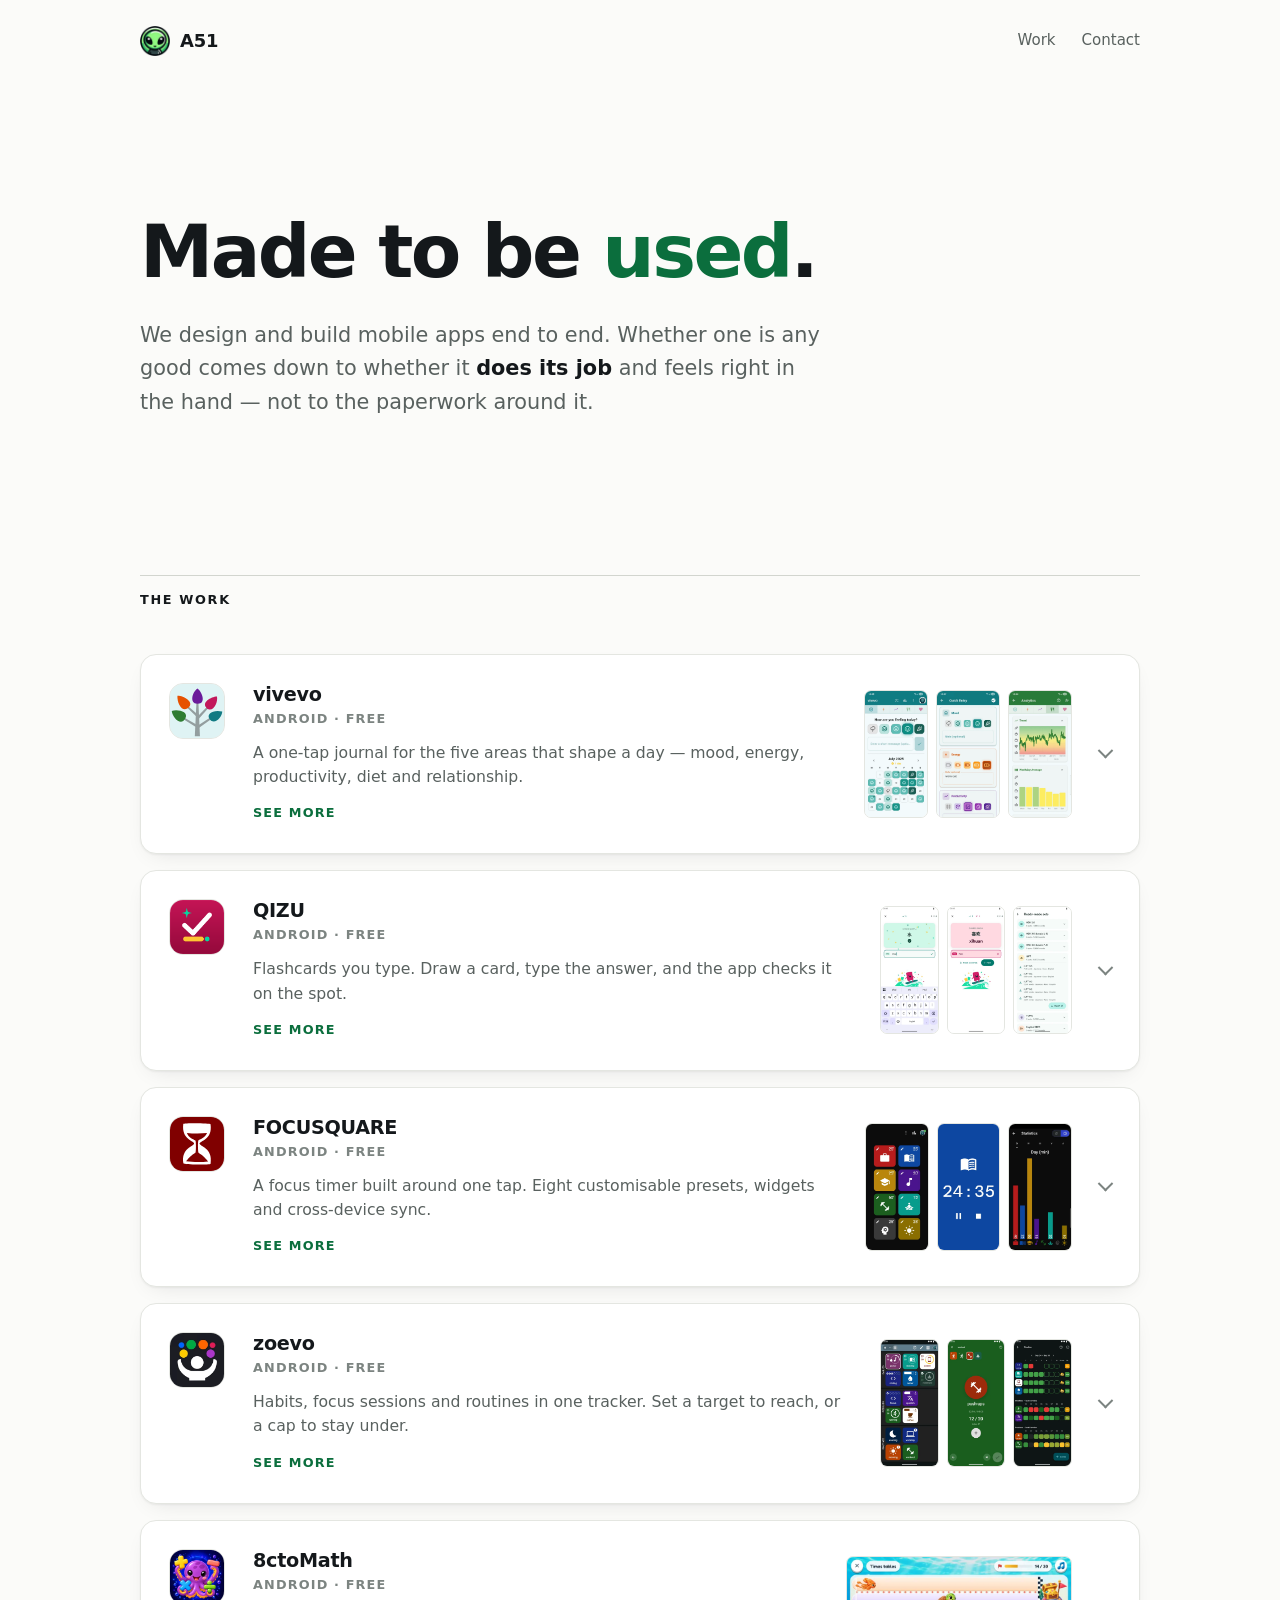
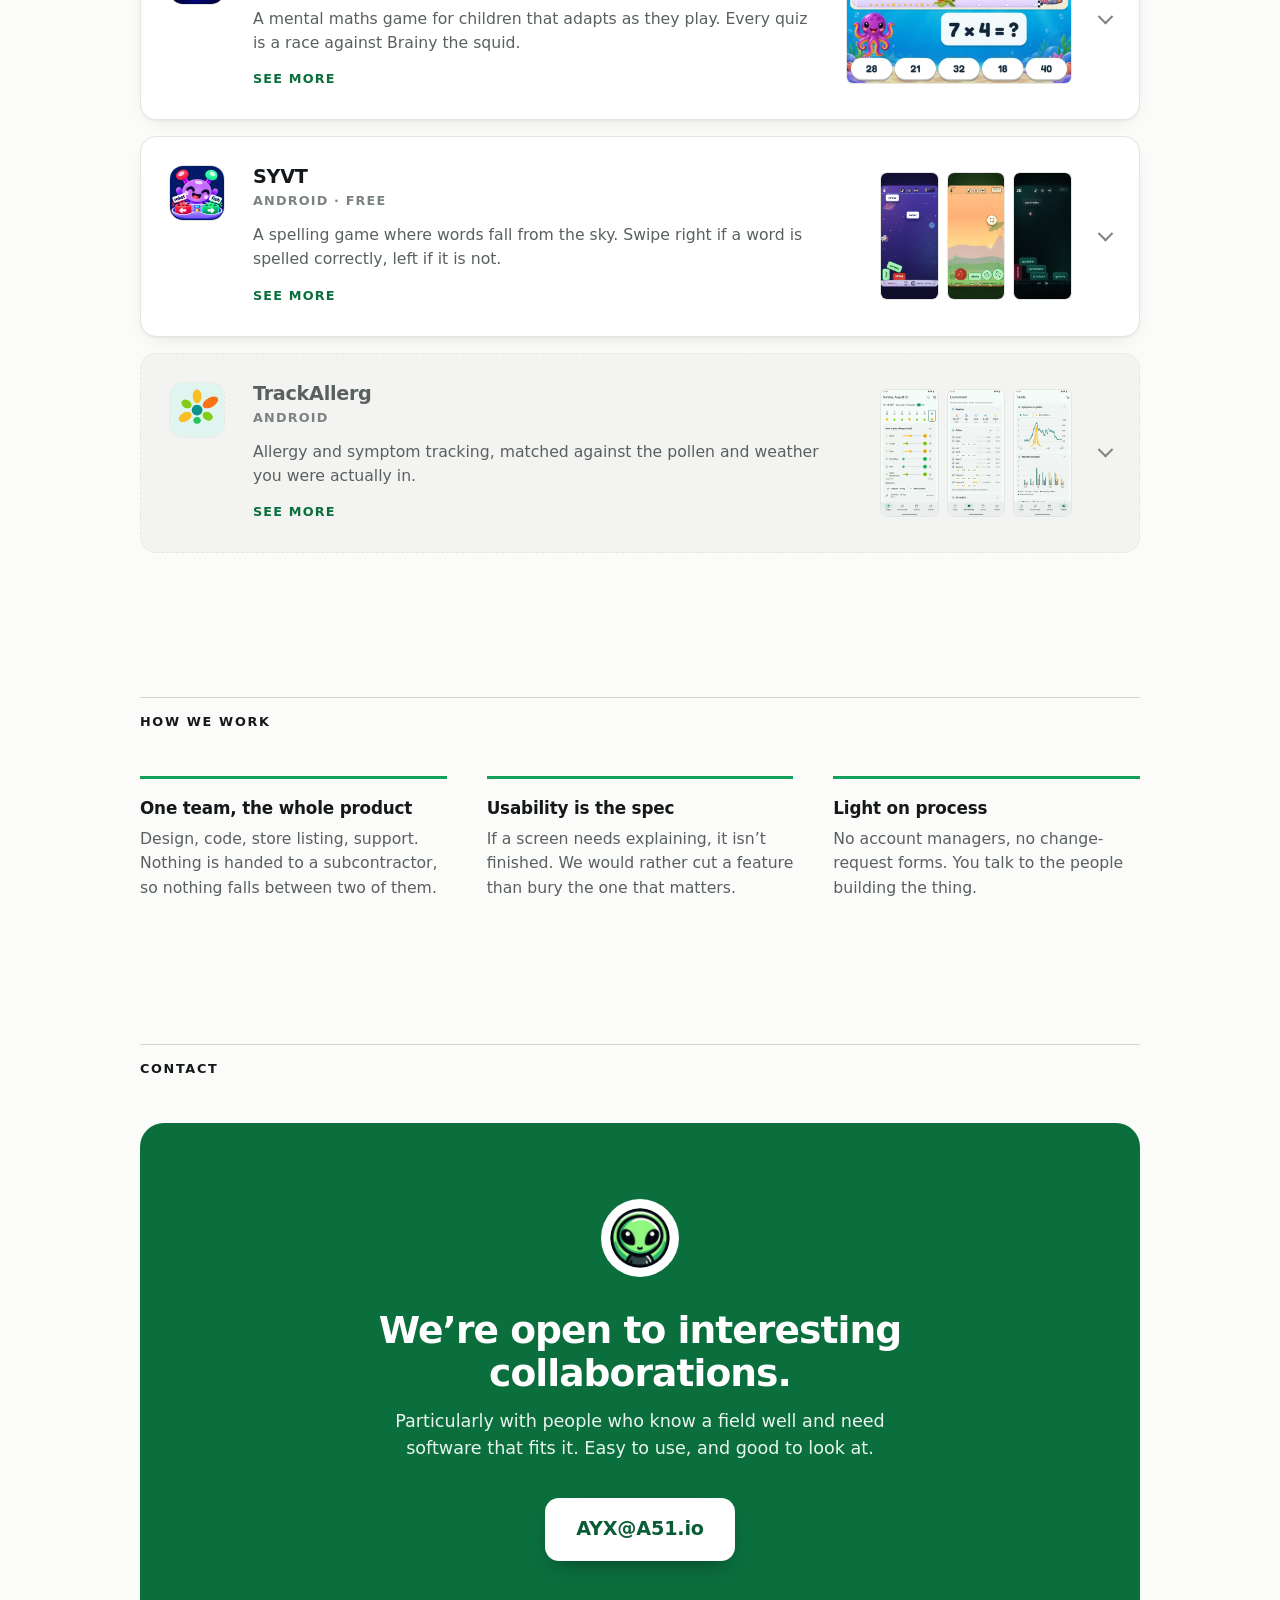
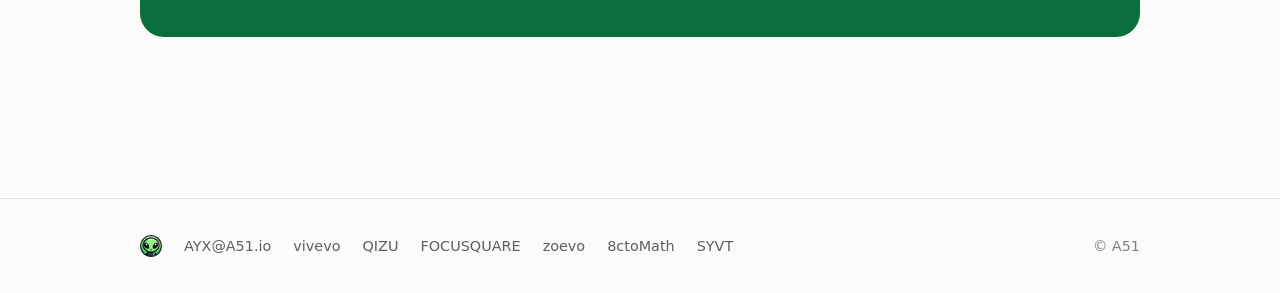
<file: index.html>
<!DOCTYPE html>
<html lang="en">
<head>
<meta charset="utf-8">
<meta name="viewport" content="width=device-width, initial-scale=1">
<title>A51 — mobile apps, made to be used</title>
<meta name="description" content="We design and build mobile apps end to end. vivevo, QIZU, FOCUSQUARE, zoevo, 8ctoMath and SYVT are on Google Play. Open to interesting collaborations.">
<meta name="theme-color" content="#FBFBF9">
<meta property="og:title" content="A51 — mobile apps, made to be used">
<meta property="og:description" content="We design and build mobile apps end to end. vivevo, QIZU, FOCUSQUARE, zoevo, 8ctoMath and SYVT are on Google Play.">
<meta property="og:type" content="website">
<meta property="og:url" content="https://a51.io/">
<meta property="og:image" content="https://a51.io/img/og.png">
<meta property="og:image:width" content="1200">
<meta property="og:image:height" content="630">
<meta name="twitter:card" content="summary_large_image">
<link rel="canonical" href="https://a51.io/">
<link rel="icon" href="img/a51.png" type="image/png">
<style>
:root{
  color-scheme:light;
  --paper:#FBFBF9;
  --surface:#FFFFFF;
  --sunken:#F3F4F1;
  --ink:#14181B;
  --body:#59615F;
  --faint:#7C8481;
  --line:#E4E6E1;
  --line-2:#D2D5CF;
  --green:#12A05B;
  --green-ink:#0B6E3D;
  --green-deep:#0A5C34;
  --on-green:#CFE8DA;
  --shadow:0 1px 2px rgba(20,24,27,.05), 0 8px 24px -12px rgba(20,24,27,.14);
  --shadow-lift:0 2px 4px rgba(20,24,27,.06), 0 18px 40px -16px rgba(20,24,27,.22);
  --r:16px;
}

*{margin:0;padding:0;box-sizing:border-box}
html{scroll-behavior:smooth;-webkit-text-size-adjust:100%}
@media (prefers-reduced-motion:reduce){html{scroll-behavior:auto}}
body{
  background:var(--paper);
  color:var(--ink);
  font-family:-apple-system,BlinkMacSystemFont,"Segoe UI",system-ui,Roboto,"Helvetica Neue",Arial,sans-serif;
  line-height:1.55;
  -webkit-font-smoothing:antialiased;
}
img,svg{display:block;max-width:100%}
a{color:inherit;text-decoration:none}
:focus-visible{outline:2px solid var(--green);outline-offset:3px;border-radius:6px}

.wrap{width:100%;max-width:1080px;margin-inline:auto;padding-inline:clamp(20px,5vw,40px)}
.skip{position:absolute;left:-9999px}
.skip:focus{left:16px;top:16px;z-index:10;background:var(--surface);border:1px solid var(--line-2);padding:.7em 1em;border-radius:10px}

/* ---------- header ---------- */
.top{display:flex;align-items:center;gap:10px;padding-block:clamp(18px,3vw,26px)}
.top .mark{width:30px;height:30px;flex:none}
.top .word{font-weight:700;font-size:1.12rem;letter-spacing:-.01em}
.top nav{margin-left:auto;display:flex;align-items:center;gap:clamp(14px,3vw,26px)}
.top nav a{color:var(--body);font-size:.94rem;font-weight:500}
.top nav a:hover{color:var(--ink)}

/* ---------- hero ---------- */
.hero{padding-block:clamp(56px,11vw,132px) clamp(40px,7vw,84px)}
.hero h1{
  font-size:clamp(2.6rem,8.5vw,4.6rem);
  line-height:1.02;
  letter-spacing:-.035em;
  font-weight:700;
  max-width:16ch;
}
/* <em> carries the emphasis semantically; the green accent shows it, so the
   italic is not needed on top. */
.hero h1 em{font-style:normal;color:var(--green-ink)}
.hero .lede{
  margin-top:clamp(20px,3vw,30px);
  font-size:clamp(1.05rem,2.1vw,1.3rem);
  color:var(--body);
  max-width:52ch;
  line-height:1.6;
}
.hero .lede b{color:var(--ink);font-weight:600}

/* ---------- section furniture ---------- */
section{padding-block:clamp(40px,6vw,72px)}
.kick{
  border-top:1px solid var(--line-2);
  padding-top:14px;margin-bottom:clamp(26px,4vw,44px);
}
.kick h2{
  font-size:.8rem;font-weight:600;letter-spacing:.13em;text-transform:uppercase;
  color:var(--ink);
}

/* ---------- work ---------- */
/* One row per app: expanding a card only pushes what is below it down,
   it never reflows its neighbours sideways. */
.work{list-style:none;display:flex;flex-direction:column;gap:clamp(12px,1.6vw,16px)}
.card{
  background:var(--surface);
  border:1px solid var(--line);
  border-radius:var(--r);
  box-shadow:var(--shadow);
  overflow:hidden;
}
@media (prefers-reduced-motion:no-preference){
  .card{transition:box-shadow .18s ease, border-color .18s ease}
}
.card:hover{box-shadow:var(--shadow-lift);border-color:var(--line-2)}

.card > summary{
  list-style:none;cursor:pointer;display:block;
  padding:clamp(20px,2.6vw,28px);
}
.card > summary::-webkit-details-marker{display:none}
.card .row{
  display:grid;
  gap:0 clamp(16px,2.4vw,28px);
  grid-template-columns:auto minmax(0,1fr) auto auto;
  grid-template-areas:
    "icon name preview chev"
    "icon text preview chev";
  align-items:start;
}
.card .icon{grid-area:icon;width:56px;height:56px;border-radius:14px;overflow:hidden;border:1px solid var(--line);background:var(--sunken)}
.card .icon img{width:100%;height:100%;object-fit:cover}
.card .name{grid-area:name}
.card .text{grid-area:text;margin-top:12px}
.card h3{font-size:1.2rem;font-weight:700;letter-spacing:-.015em;line-height:1.2}
.card .meta{color:var(--faint);font-size:.8rem;font-weight:600;letter-spacing:.09em;text-transform:uppercase;margin-top:.25em;display:block}
.card .tag{color:var(--body);font-size:.98rem;max-width:62ch}

/* Collapsed rows carry a small filmstrip so the list still reads visually.
   It gives way to the full-size shots once the card is open. */
.preview{grid-area:preview;align-self:center;display:flex;gap:8px}
.preview img{height:128px;width:auto;border-radius:7px;border:1px solid var(--line);background:var(--sunken)}
.card[open] .preview{display:none}

/* expand affordance */
.chev{
  grid-area:chev;align-self:center;
  width:11px;height:11px;
  border-right:2px solid var(--faint);border-bottom:2px solid var(--faint);
  transform:rotate(45deg) translate(-2px,-2px);
}
@media (prefers-reduced-motion:no-preference){
  .chev{transition:transform .2s ease}
}
.card[open] .chev{transform:rotate(-135deg) translate(-2px,-2px)}
.card > summary:hover .chev{border-color:var(--green)}
.more{
  display:inline-block;margin-top:14px;
  font-size:.8rem;font-weight:600;letter-spacing:.09em;text-transform:uppercase;
  color:var(--green-ink);
}
.card[open] .more{display:none}

/* Animated expand/collapse. ::details-content is the whole panel below the
   summary; interpolate-size lets it transition to and from an auto height.
   Browsers without either simply snap open, exactly as before. */
@supports selector(::details-content) and (interpolate-size:allow-keywords){
  @media (prefers-reduced-motion:no-preference){
    :root{interpolate-size:allow-keywords}
    .card::details-content{
      overflow:hidden;
      transition:block-size .34s cubic-bezier(.22,.61,.36,1),
                 content-visibility .34s allow-discrete;
    }
    /* The zero height is scoped to the closed state on purpose: if a browser
       ever applies these rules but not the transition, an open card still
       resolves to auto rather than staying clipped shut. */
    .card:not([open])::details-content{block-size:0}
    .card[open]::details-content{block-size:auto}
  }
}

/* expanded body */
.card .body{padding:0 clamp(20px,2.6vw,28px) clamp(20px,2.6vw,28px)}
.card .body p{color:var(--body);font-size:.95rem;margin-bottom:16px;max-width:68ch}
.shots{display:grid;grid-template-columns:repeat(3,minmax(0,1fr));gap:12px;max-width:780px}
.shots img{
  width:100%;height:auto;border-radius:10px;
  border:1px solid var(--line);background:var(--sunken);
}
/* Landscape apps: a single wide shot stands in for the filmstrip, and the
   open card shows four in a 2x2 grid, about the footprint of three portrait shots. */
.shots.wide{grid-template-columns:repeat(2,minmax(0,1fr))}
.card .links{display:flex;flex-wrap:wrap;gap:8px;margin-top:18px}
.card .links a{
  font-size:.86rem;font-weight:600;color:var(--ink);
  border:1px solid var(--line-2);border-radius:9px;
  padding:.5em .85em;background:var(--paper);
}
.card .links a:hover{border-color:var(--green);color:var(--green-ink)}

.card.soon{background:var(--sunken);box-shadow:none;border-style:dashed}
.card.soon .icon{border-style:dashed}
.card.soon h3{color:var(--body)}
.pill{
  display:inline-block;font-size:.72rem;font-weight:700;letter-spacing:.1em;text-transform:uppercase;
  color:var(--faint);border:1px solid var(--line-2);border-radius:99px;padding:.35em .7em;margin-top:18px;
}

/* ---------- approach ---------- */
.approach{list-style:none;display:grid;grid-template-columns:repeat(3,minmax(0,1fr));gap:clamp(20px,3.4vw,40px)}
.approach li{border-top:3px solid var(--green);padding-top:16px}
.approach h3{font-size:1.05rem;font-weight:700;letter-spacing:-.01em}
.approach p{color:var(--body);font-size:.98rem;margin-top:.4em}

/* ---------- contact ---------- */
.contact{
  background:var(--green-ink);
  border-radius:24px;
  padding:clamp(40px,6.5vw,76px) clamp(24px,5vw,60px);
  text-align:center;
  color:#fff;
}
.contact .beacon{
  width:78px;height:78px;margin:0 auto;
  background:#fff;border-radius:50%;padding:9px;
}
.contact .big{
  margin-top:clamp(22px,3.2vw,32px);
  font-size:clamp(1.45rem,3.8vw,2.35rem);
  font-weight:700;letter-spacing:-.025em;line-height:1.15;
  max-width:20ch;margin-inline:auto;
}
.contact .sub{
  margin-top:.7em;color:#E8F5EE;
  font-size:clamp(.98rem,1.8vw,1.1rem);
  max-width:46ch;margin-inline:auto;
}
.mail{
  display:inline-block;margin-top:clamp(26px,3.6vw,36px);
  background:#fff;color:var(--green-deep);
  font-size:clamp(1rem,2.4vw,1.2rem);font-weight:700;letter-spacing:-.01em;
  padding:.85em 1.6em;border-radius:14px;
  box-shadow:0 10px 24px -12px rgba(0,0,0,.5);
  word-break:break-word;
}
@media (prefers-reduced-motion:no-preference){
  .mail{transition:transform .16s ease, background-color .16s ease}
}
.mail:hover{background:var(--paper);transform:translateY(-2px)}

/* ---------- footer ---------- */
footer{border-top:1px solid var(--line);margin-top:clamp(40px,7vw,90px)}
footer .frow{display:flex;flex-wrap:wrap;align-items:center;gap:12px 22px;padding-block:clamp(24px,4vw,36px);font-size:.9rem;color:var(--faint)}
footer .mk{width:22px;height:22px;flex:none}
footer a{color:var(--body)}
footer a:hover{color:var(--ink);text-decoration:underline}
footer .copy{margin-left:auto}

/* ---------- responsive ---------- */
@media (max-width:900px){
  /* not enough width for the filmstrip beside the text */
  .preview img{height:104px}
}
@media (max-width:760px){
  /* no room for the filmstrip — give the tagline the full card width instead */
  .preview{display:none}
  .card .row{
    grid-template-columns:auto minmax(0,1fr) auto;
    grid-template-areas:
      "icon name chev"
      "text text text";
  }
  .card .text{margin-top:16px}
}
@media (max-width:820px){
  .approach{grid-template-columns:1fr;gap:26px}
}
@media (max-width:520px){
  /* screenshots stay legible: swipe instead of shrinking to thumbnails */
  .shots{display:flex;overflow-x:auto;gap:10px;padding-bottom:6px;scroll-snap-type:x mandatory}
  /* min-width:auto would clamp each shot to its 400px intrinsic width */
  .shots img{flex:0 0 46%;min-width:0;width:auto;scroll-snap-align:start}
  .shots.wide img{flex-basis:86%}
}
@media (max-width:430px){
  .card .icon{width:48px;height:48px;border-radius:12px}
  footer .copy{margin-left:0;width:100%}
}
</style>
</head>
<body>

<a class="skip" href="#main">Skip to content</a>

<header class="wrap top">
  <img class="mark" src="img/a51.png" alt="" width="30" height="30">
  <span class="word">A51</span>
  <nav>
    <a href="#work">Work</a>
    <a href="#contact">Contact</a>
  </nav>
</header>

<main id="main">

  <section class="wrap hero" aria-label="Introduction">
    <h1>Made to be <em>used</em>.</h1>
    <p class="lede">We design and build mobile apps end to end. Whether one is any good comes down to whether it <b>does its job</b> and feels right in the hand — not to the paperwork around it.</p>
  </section>

  <section class="wrap" id="work" aria-labelledby="k-work">
    <div class="kick"><h2 id="k-work">The work</h2></div>
    <ul class="work">

      <li>
        <details class="card">
          <summary>
            <div class="row">
              <div class="icon"><img src="img/vivevo.svg" alt="vivevo app icon" width="56" height="56"></div>
              <div class="name">
                <h3>vivevo</h3>
                <span class="meta">Android &middot; Free</span>
              </div>
              <div class="text">
                <p class="tag">A one-tap journal for the five areas that shape a day &mdash; mood, energy, productivity, diet and relationship.</p>
                <span class="more">See more</span>
              </div>
              <div class="preview" aria-hidden="true">
                <img src="img/shots/vivevo-1.webp" alt="" width="400" height="813" loading="lazy">
                <img src="img/shots/vivevo-2.webp" alt="" width="400" height="813" loading="lazy">
                <img src="img/shots/vivevo-3.webp" alt="" width="400" height="813" loading="lazy">
              </div>
              <span class="chev" aria-hidden="true"></span>
            </div>
          </summary>
          <div class="body">
            <p>Five seconds of honesty, once a day. You pick the picture that matches, and the month fills in behind you &mdash; so a bad stretch shows up as a shape rather than a memory. Streaks freeze on their own when you miss a day.</p>
            <div class="shots">
              <img src="img/shots/vivevo-1.webp" alt="vivevo daily question with a row of mood faces and a filled-in month calendar" width="400" height="813" loading="lazy">
              <img src="img/shots/vivevo-2.webp" alt="vivevo quick entry: mood, energy and productivity scales with optional notes" width="400" height="813" loading="lazy">
              <img src="img/shots/vivevo-3.webp" alt="vivevo analytics: a long-run trend chart and weekday averages" width="400" height="813" loading="lazy">
            </div>
            <div class="links">
              <a href="https://vivevo.net">vivevo.net</a>
              <a href="https://play.google.com/store/apps/details?id=io.a51.vivevo">Google&nbsp;Play</a>
            </div>
          </div>
        </details>
      </li>

      <li>
        <details class="card">
          <summary>
            <div class="row">
              <div class="icon"><img src="img/qizu.png" alt="QIZU app icon" width="56" height="56"></div>
              <div class="name">
                <h3>QIZU</h3>
                <span class="meta">Android &middot; Free</span>
              </div>
              <div class="text">
                <p class="tag">Flashcards you type. Draw a card, type the answer, and the app checks it on the spot.</p>
                <span class="more">See more</span>
              </div>
              <div class="preview" aria-hidden="true">
                <img src="img/shots/qizu-1.webp" alt="" width="400" height="888" loading="lazy">
                <img src="img/shots/qizu-2.webp" alt="" width="400" height="888" loading="lazy">
                <img src="img/shots/qizu-3.webp" alt="" width="400" height="888" loading="lazy">
              </div>
              <span class="chev" aria-hidden="true"></span>
            </div>
          </summary>
          <div class="body">
            <p>Typing is what makes it stick &mdash; &ldquo;close enough&rdquo; never sneaks past. Weak cards come back on their own, with no schedules and no due-date pile-ups. HSK, JLPT, TOPIK and CEFR word lists are built in.</p>
            <div class="shots">
              <img src="img/shots/qizu-1.webp" alt="QIZU prompt showing a Chinese character with the answer being typed on the keyboard" width="400" height="888" loading="lazy">
              <img src="img/shots/qizu-2.webp" alt="QIZU marking a typed answer wrong, with the correct spelling shown" width="400" height="888" loading="lazy">
              <img src="img/shots/qizu-3.webp" alt="QIZU ready-made sets: HSK, JLPT, TOPIK and English CEFR word lists" width="400" height="888" loading="lazy">
            </div>
            <div class="links">
              <a href="https://qizu.net">qizu.net</a>
              <a href="https://play.google.com/store/apps/details?id=io.a51.qizu">Google&nbsp;Play</a>
            </div>
          </div>
        </details>
      </li>

      <li>
        <details class="card">
          <summary>
            <div class="row">
              <div class="icon"><img src="img/focusquare.svg" alt="FOCUSQUARE app icon" width="56" height="56"></div>
              <div class="name">
                <h3>FOCUSQUARE</h3>
                <span class="meta">Android &middot; Free</span>
              </div>
              <div class="text">
                <p class="tag">A focus timer built around one tap. Eight customisable presets, widgets and cross-device sync.</p>
                <span class="more">See more</span>
              </div>
              <div class="preview" aria-hidden="true">
                <img src="img/shots/focusquare-1.webp" alt="" width="400" height="818" loading="lazy">
                <img src="img/shots/focusquare-2.webp" alt="" width="400" height="818" loading="lazy">
                <img src="img/shots/focusquare-3.webp" alt="" width="400" height="818" loading="lazy">
              </div>
              <span class="chev" aria-hidden="true"></span>
            </div>
          </summary>
          <div class="body">
            <p>Tap a square and it is running &mdash; fullscreen colour, no text, nothing to read. The countdown lives in the notification shade and keeps going even if the app is killed. Statistics run from today to all-time.</p>
            <div class="shots">
              <img src="img/shots/focusquare-1.webp" alt="FOCUSQUARE home screen with eight coloured timer squares" width="400" height="818" loading="lazy">
              <img src="img/shots/focusquare-2.webp" alt="FOCUSQUARE running timer: 24:35 in white on solid blue, with pause and stop" width="400" height="818" loading="lazy">
              <img src="img/shots/focusquare-3.webp" alt="FOCUSQUARE statistics: focus minutes per day as a coloured bar chart" width="400" height="818" loading="lazy">
            </div>
            <div class="links">
              <a href="FOCUSQUARE/">A51.io/FOCUSQUARE</a>
              <a href="https://play.google.com/store/apps/details?id=io.a51.focusquare">Google&nbsp;Play</a>
            </div>
          </div>
        </details>
      </li>

      <li>
        <details class="card">
          <summary>
            <div class="row">
              <div class="icon"><img src="img/zoevo.webp" alt="zoevo app icon" width="56" height="56"></div>
              <div class="name">
                <h3>zoevo</h3>
                <span class="meta">Android &middot; Free</span>
              </div>
              <div class="text">
                <p class="tag">Habits, focus sessions and routines in one tracker. Set a target to reach, or a cap to stay under.</p>
                <span class="more">See more</span>
              </div>
              <div class="preview" aria-hidden="true">
                <img src="img/shots/zoevo-1.webp" alt="" width="400" height="889" loading="lazy">
                <img src="img/shots/zoevo-2.webp" alt="" width="400" height="889" loading="lazy">
                <img src="img/shots/zoevo-3.webp" alt="" width="400" height="889" loading="lazy">
              </div>
              <span class="chev" aria-hidden="true"></span>
            </div>
          </summary>
          <div class="body">
            <p>Tap a tally, start a stopwatch or run a focus session &mdash; it all counts towards your daily and weekly goals. Routines take you through one step at a time, and the Timeline shows streaks and success rates week by week. It works offline, with no account needed.</p>
            <div class="shots">
              <img src="img/shots/zoevo-1.webp" alt="zoevo main screen: coloured tiles for daily goals, weekly goals and routines, with rings, bars and ticks on the goals showing progress" width="400" height="889" loading="lazy">
              <img src="img/shots/zoevo-2.webp" alt="zoevo workout routine on the push-ups step: 12 of 20 counted and 2:56 of 5:00 elapsed, with all four steps along the top" width="400" height="889" loading="lazy">
              <img src="img/shots/zoevo-3.webp" alt="zoevo Timeline: a week of daily goals with streak flames and success rates, then weekly goals and routines over the last eight weeks" width="400" height="889" loading="lazy">
            </div>
            <div class="links">
              <a href="https://zoevo.io">zoevo.io</a>
              <a href="https://play.google.com/store/apps/details?id=io.a51.zoevo">Google&nbsp;Play</a>
            </div>
          </div>
        </details>
      </li>

      <li>
        <details class="card">
          <summary>
            <div class="row">
              <div class="icon"><img src="img/8ctomath.webp" alt="8ctoMath app icon" width="56" height="56"></div>
              <div class="name">
                <h3>8ctoMath</h3>
                <span class="meta">Android &middot; Free</span>
              </div>
              <div class="text">
                <p class="tag">A mental maths game for children that adapts as they play. Every quiz is a race against Brainy the squid.</p>
                <span class="more">See more</span>
              </div>
              <div class="preview" aria-hidden="true">
                <img src="img/shots/8ctomath-1.webp" alt="" width="640" height="360" loading="lazy">
              </div>
              <span class="chev" aria-hidden="true"></span>
            </div>
          </summary>
          <div class="body">
            <p>Adding, taking away, times tables, sharing and big times each keep their own level, and what a child gets wrong comes back more often. Brainy&rsquo;s pace is set by the child&rsquo;s own last few quizzes, so a quick child and a careful one both get a race they can win. No ads, and it plays offline.</p>
            <div class="shots wide">
              <img src="img/shots/8ctomath-1.webp" alt="8ctoMath quiz: 7 &times; 4 with five answers to pick from, 8cto the octopus beside it, and the child&rsquo;s turtle ahead of Brainy the squid on the track above" width="640" height="360" loading="lazy">
              <img src="img/shots/8ctomath-2.webp" alt="8ctoMath results: 30 of 30 right, eight starfish, faster than Brainy, two sticker packs to open, and higher levels in adding, times tables and big times" width="640" height="360" loading="lazy">
              <img src="img/shots/8ctomath-3.webp" alt="8ctoMath sticker book: the coral reef page with ten stickers placed among the coral towers" width="640" height="360" loading="lazy">
              <img src="img/shots/8ctomath-4.webp" alt="8ctoMath parents&rsquo; area: one child&rsquo;s level for each of the five kinds of calculation, with the past week&rsquo;s questions, mistakes and days played" width="640" height="360" loading="lazy">
            </div>
            <div class="links">
              <a href="https://8cto.net">8cto.net</a>
              <a href="https://play.google.com/store/apps/details?id=io.a51.octomath">Google&nbsp;Play</a>
            </div>
          </div>
        </details>
      </li>

      <li>
        <details class="card">
          <summary>
            <div class="row">
              <div class="icon"><img src="img/syvt.webp" alt="SYVT app icon" width="56" height="56"></div>
              <div class="name">
                <h3>SYVT</h3>
                <span class="meta">Android &middot; Free</span>
              </div>
              <div class="text">
                <p class="tag">A spelling game where words fall from the sky. Swipe right if a word is spelled correctly, left if it is not.</p>
                <span class="more">See more</span>
              </div>
              <div class="preview" aria-hidden="true">
                <img src="img/shots/syvt-1.webp" alt="" width="400" height="888" loading="lazy">
                <img src="img/shots/syvt-2.webp" alt="" width="400" height="888" loading="lazy">
                <img src="img/shots/syvt-3.webp" alt="" width="400" height="888" loading="lazy">
              </div>
              <span class="chev" aria-hidden="true"></span>
            </div>
          </summary>
          <div class="body">
            <p>A word swiped the wrong way drops onto a pile at the bottom &mdash; green if it was right all along, red if it was not &mdash; and the round ends when the pile reaches the top. Now and then a calculation falls instead. English, German and French each have 3,000 words over ten levels, with six worlds for children and two quiet ones for grown-ups.</p>
            <div class="shots">
              <img src="img/shots/syvt-1.webp" alt="SYVT round in the Space world at level 1: &ldquo;water&rdquo; and the misspelled &ldquo;cirkus&rdquo; falling towards a pile of green and red tiles" width="400" height="888" loading="lazy">
              <img src="img/shots/syvt-2.webp" alt="SYVT in the Dinosaurs world at level 2: a calculation disc reading 8 &minus; 2 = 6 falling towards a pile of green and red discs, with the word &ldquo;whole&rdquo; among them" width="400" height="888" loading="lazy">
              <img src="img/shots/syvt-3.webp" alt="SYVT on the grown-ups&rsquo; side: the Dark world at level 9, with &ldquo;perimeter&rdquo; falling and the misspelled &ldquo;insomia&rdquo; piled in red beside green tiles" width="400" height="888" loading="lazy">
            </div>
            <div class="links">
              <a href="https://syvt.me">syvt.me</a>
              <a href="https://play.google.com/store/apps/details?id=io.a51.syvt">Google&nbsp;Play</a>
            </div>
          </div>
        </details>
      </li>

      <li>
        <details class="card soon">
          <summary>
            <div class="row">
              <div class="icon"><img src="img/trackallerg.png" alt="TrackAllerg app icon" width="56" height="56"></div>
              <div class="name">
                <h3>TrackAllerg</h3>
                <span class="meta">Android</span>
              </div>
              <div class="text">
                <p class="tag">Allergy and symptom tracking, matched against the pollen and weather you were actually in.</p>
                <span class="more">See more</span>
              </div>
              <div class="preview" aria-hidden="true">
                <img src="img/shots/trackallerg-1.webp" alt="" width="400" height="888" loading="lazy">
                <img src="img/shots/trackallerg-2.webp" alt="" width="400" height="888" loading="lazy">
                <img src="img/shots/trackallerg-3.webp" alt="" width="400" height="888" loading="lazy">
              </div>
              <span class="chev" aria-hidden="true"></span>
            </div>
          </summary>
          <div class="body">
            <p>Symptoms, medicines and notes in four taps a day. Local pollen counts and weather are pulled in automatically, and the overlay shows which triggers actually track your symptoms &mdash; and which ones you only assumed did.</p>
            <div class="shots">
              <img src="img/shots/trackallerg-1.webp" alt="TrackAllerg daily log with sliders for nose, cough, eyes, breathing and skin" width="400" height="888" loading="lazy">
              <img src="img/shots/trackallerg-2.webp" alt="TrackAllerg environment view listing weather and per-species pollen counts" width="400" height="888" loading="lazy">
              <img src="img/shots/trackallerg-3.webp" alt="TrackAllerg trends overlaying a symptom curve on birch pollen levels" width="400" height="888" loading="lazy">
            </div>
            <span class="pill">In development</span>
          </div>
        </details>
      </li>

    </ul>
  </section>

  <section class="wrap" aria-labelledby="k-how">
    <div class="kick"><h2 id="k-how">How we work</h2></div>
    <ul class="approach">
      <li>
        <h3>One team, the whole product</h3>
        <p>Design, code, store listing, support. Nothing is handed to a subcontractor, so nothing falls between two of them.</p>
      </li>
      <li>
        <h3>Usability is the spec</h3>
        <p>If a screen needs explaining, it isn&rsquo;t finished. We would rather cut a feature than bury the one that matters.</p>
      </li>
      <li>
        <h3>Light on process</h3>
        <p>No account managers, no change-request forms. You talk to the people building the thing.</p>
      </li>
    </ul>
  </section>

  <section class="wrap" id="contact" aria-labelledby="k-contact">
    <div class="kick"><h2 id="k-contact">Contact</h2></div>
    <div class="contact">
      <img class="beacon" src="img/a51.png" alt="" width="78" height="78">
      <p class="big">We&rsquo;re open to interesting collaborations.</p>
      <p class="sub">Particularly with people who know a field well and need software that fits it. Easy to use, and good to look at.</p>
      <a class="mail" href="mailto:ayx@a51.io">AYX@A51.io</a>
    </div>
  </section>

</main>

<footer>
  <div class="wrap frow">
    <img class="mk" src="img/a51.png" alt="" width="22" height="22">
    <a href="mailto:ayx@a51.io">AYX@A51.io</a>
    <a href="https://vivevo.net">vivevo</a>
    <a href="https://qizu.net">QIZU</a>
    <a href="FOCUSQUARE/">FOCUSQUARE</a>
    <a href="https://zoevo.io">zoevo</a>
    <a href="https://8cto.net">8ctoMath</a>
    <a href="https://syvt.me">SYVT</a>
    <span class="copy">&copy; A51</span>
  </div>
</footer>

</body>
</html>
</file>
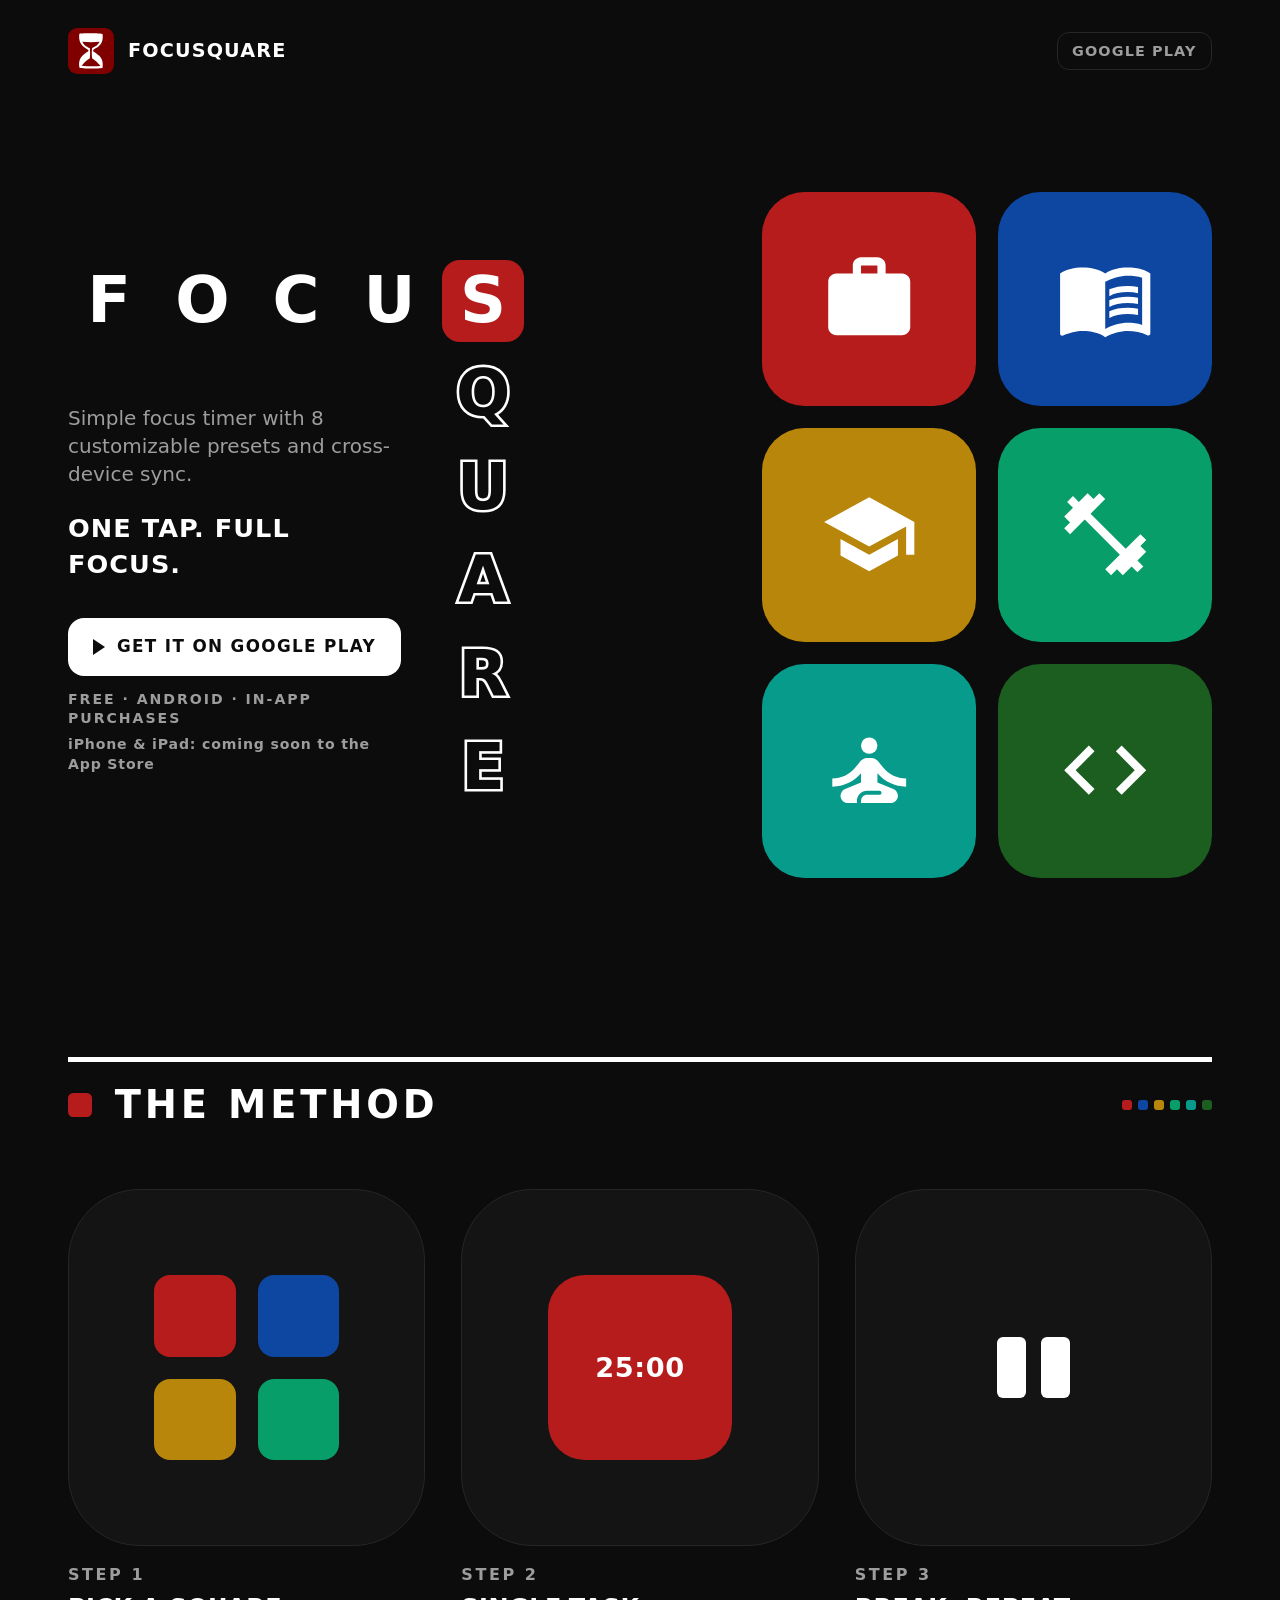
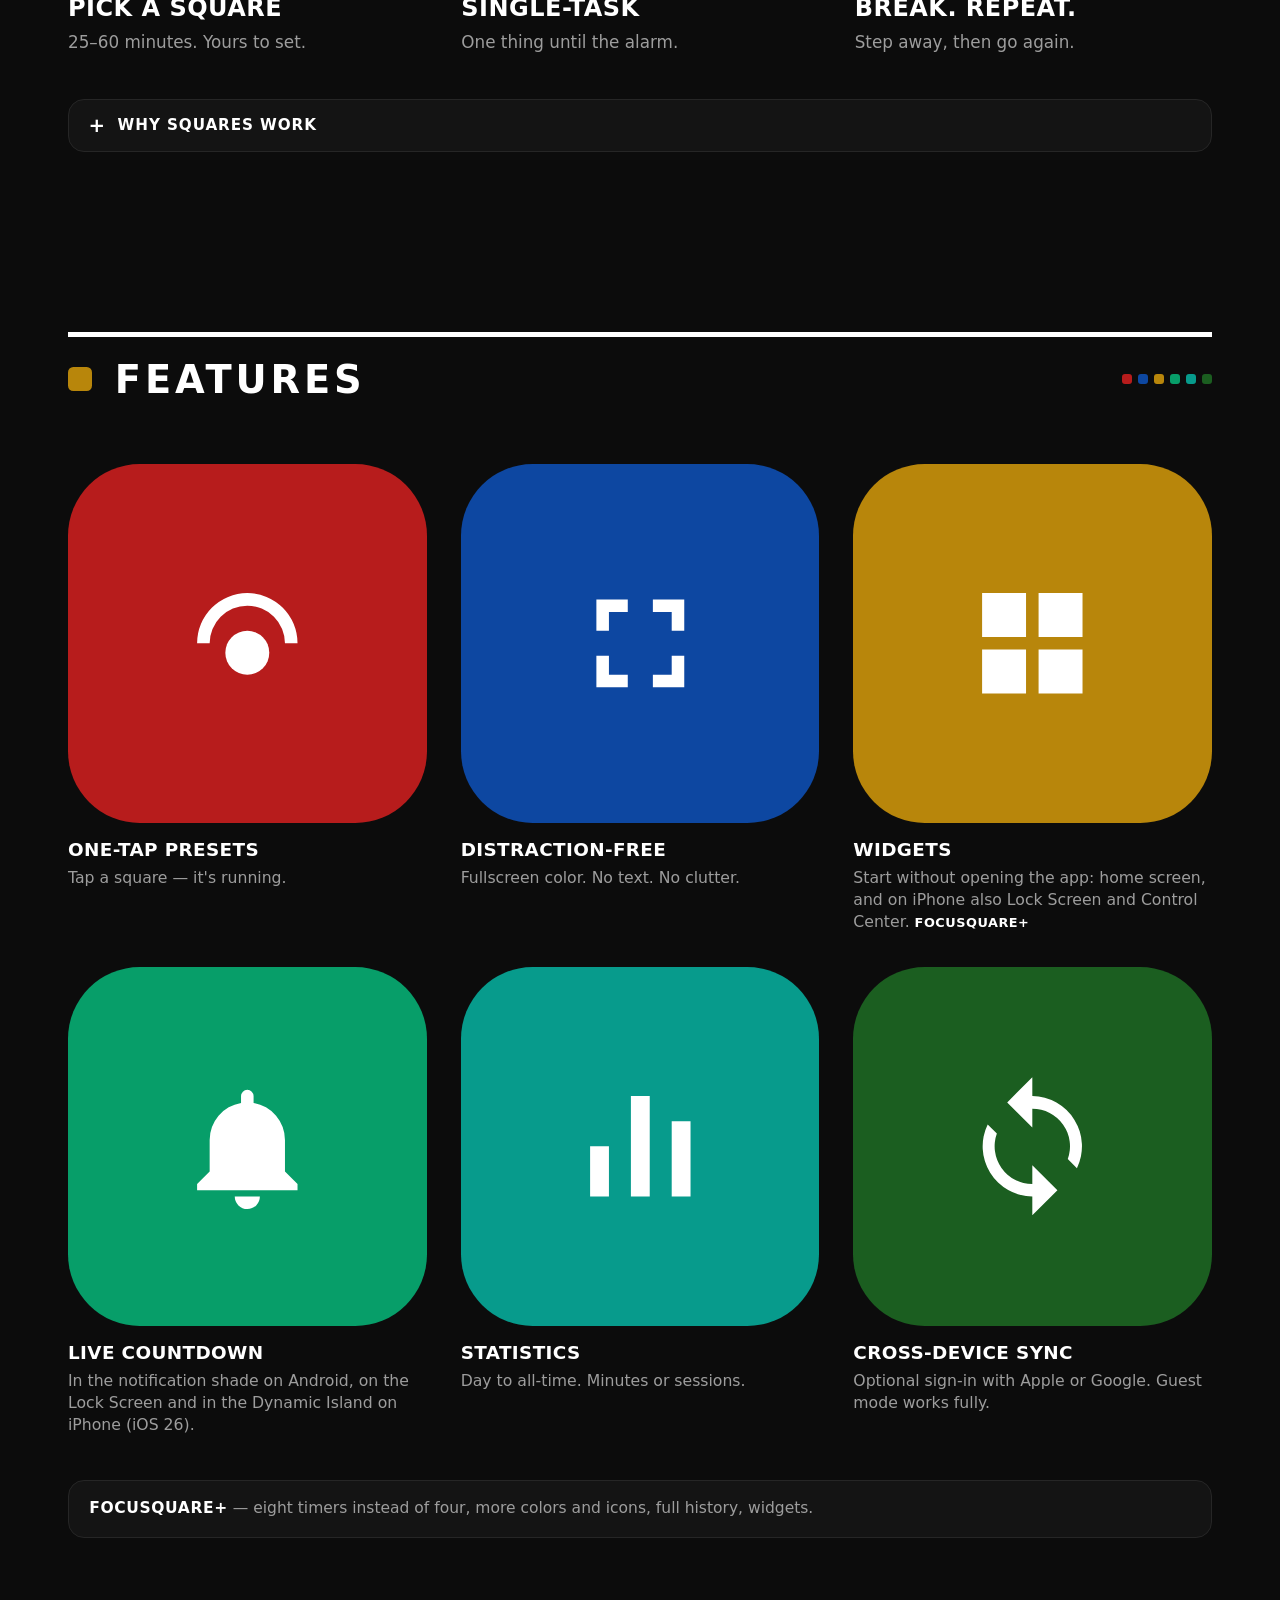
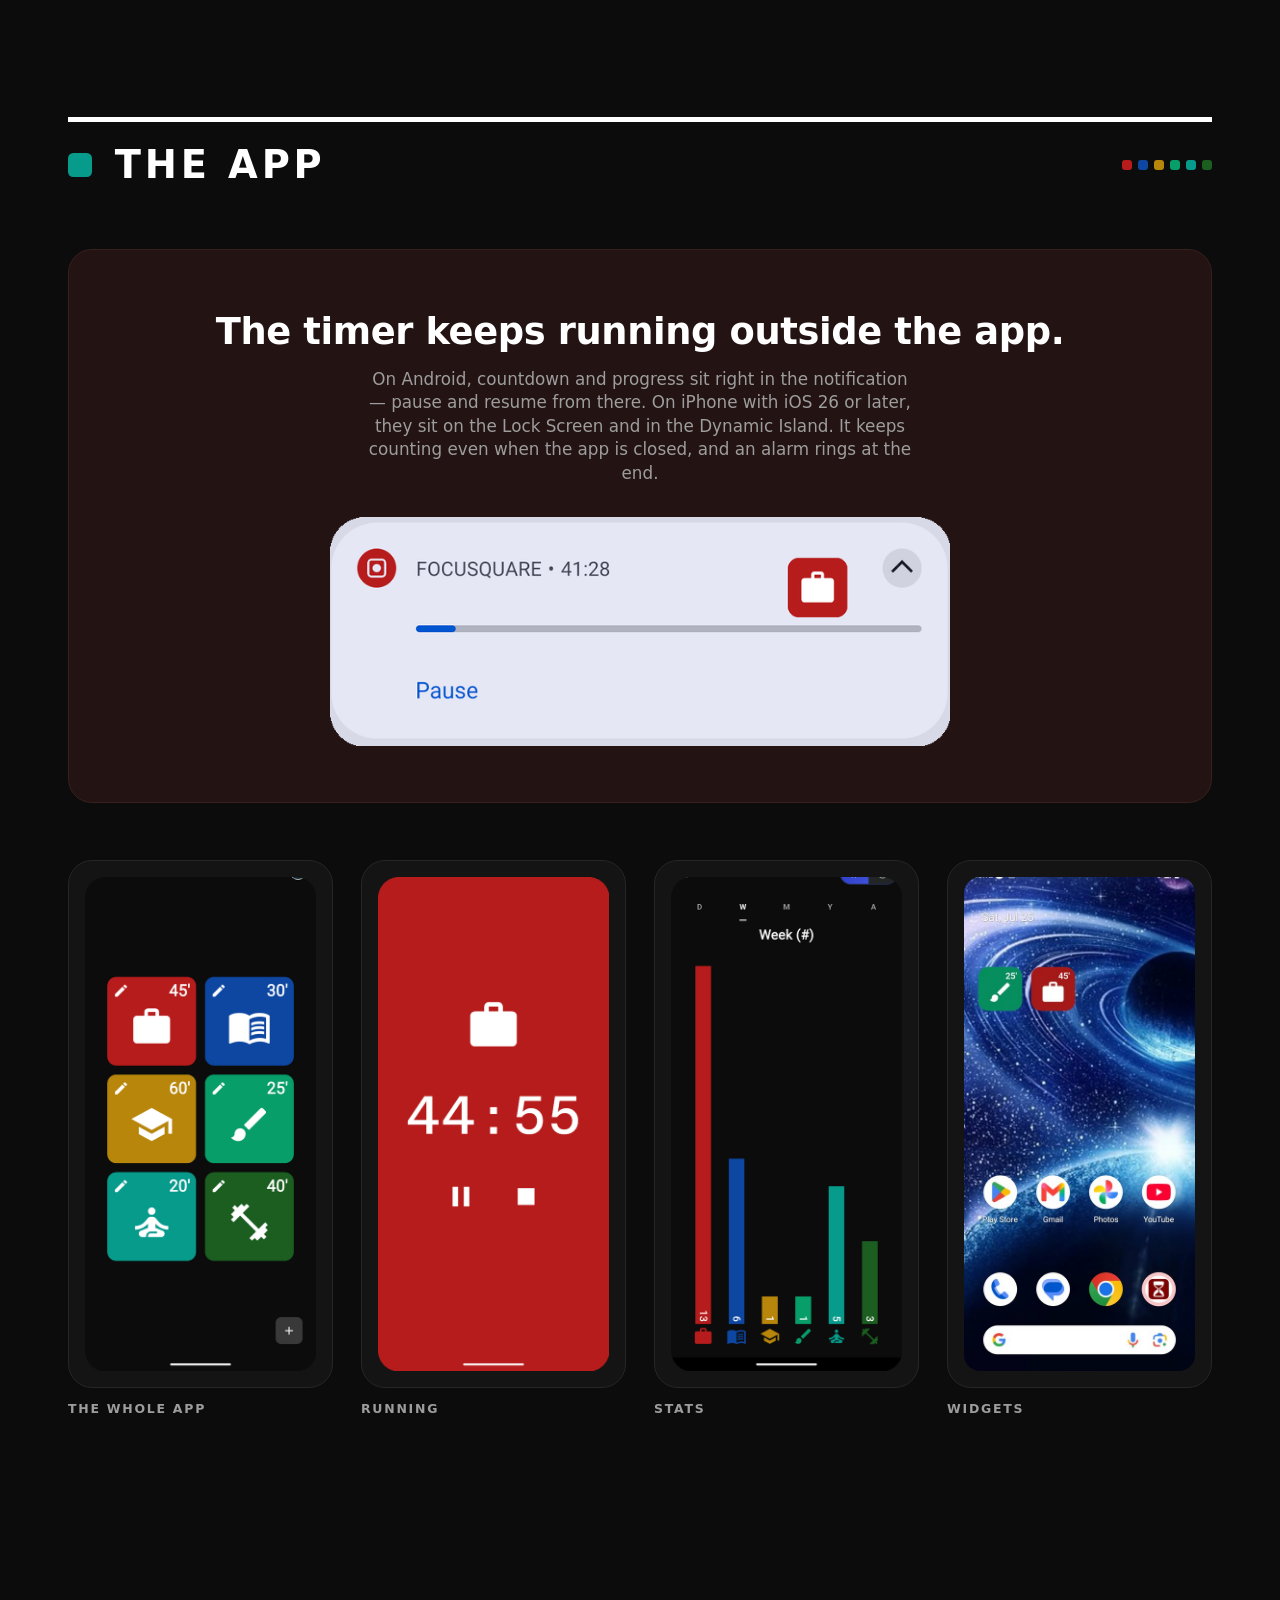
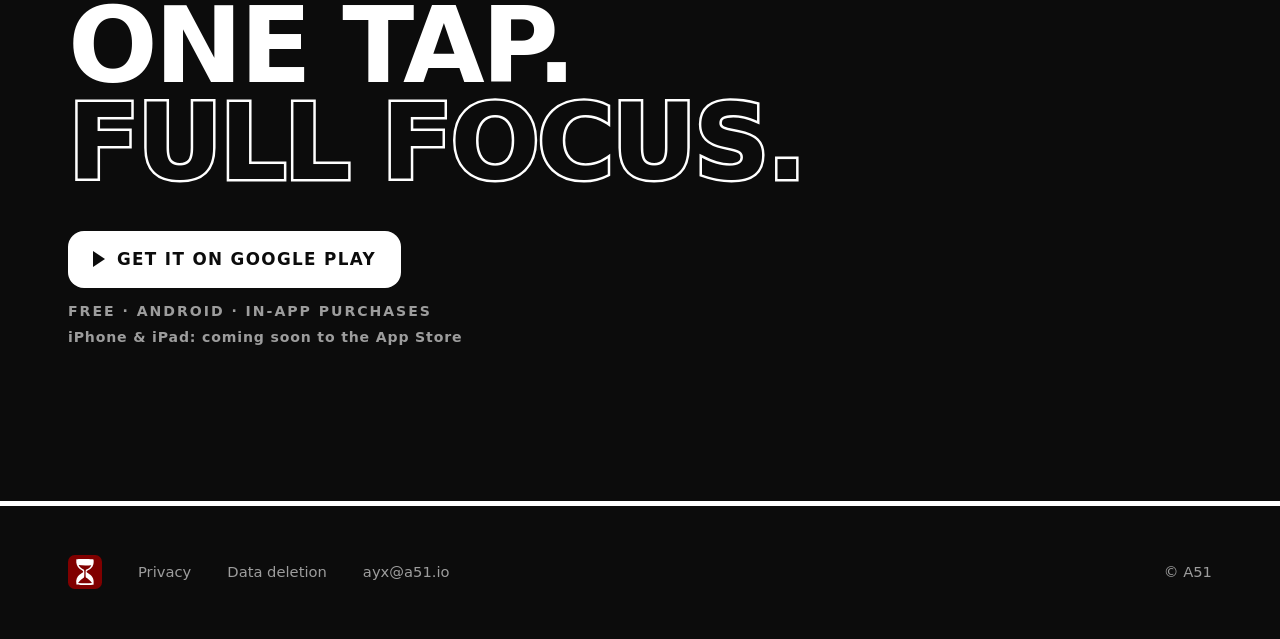
<file: FOCUSQUARE/index.html>
<!DOCTYPE html>
<html lang="en">
<head>
<meta charset="utf-8">
<meta name="viewport" content="width=device-width, initial-scale=1">
<title>FOCUSQUARE — focus timer</title>
<meta name="description" content="FOCUSQUARE — simple focus timer for Android, iPhone and iPad with 8 customizable presets and cross-device sync. One tap. Full focus.">
<meta name="theme-color" content="#0C0C0C">
<meta property="og:title" content="FOCUSQUARE — focus timer">
<meta property="og:description" content="Simple focus timer with 8 customizable presets and cross-device sync. One tap. Full focus.">
<meta property="og:type" content="website">
<meta property="og:url" content="https://a51.io/FOCUSQUARE/">
<meta property="og:image" content="https://a51.io/FOCUSQUARE/img/og.png">
<meta property="og:image:width" content="1200">
<meta property="og:image:height" content="630">
<meta name="twitter:card" content="summary_large_image">
<link rel="icon" href="FOCUSQUARE.svg">
<style>
:root{
  --bg:#0C0C0C;
  --maroon:#800000;
  --red:#B71C1C;
  --blue:#0D47A1;
  --gold:#B8860B;
  --green:#079E69;
  --teal:#079B8C;
  --dgreen:#1B5E20;
  --white:#FFFFFF;
  --gray:#9D9D9D;
  --line:#262626;
  --panel:#141414;
  --r:20%;
}
*{margin:0;padding:0;box-sizing:border-box}
html{scroll-behavior:smooth}
@media (prefers-reduced-motion:reduce){html{scroll-behavior:auto}}
html,body{overflow-x:hidden;overflow-x:clip}
body{
  background:var(--bg);
  color:var(--white);
  font-family:-apple-system,"Segoe UI",system-ui,Roboto,"Helvetica Neue",Arial,sans-serif;
  line-height:1.4;
  -webkit-font-smoothing:antialiased;
}
img{display:block;max-width:100%;height:auto}
a{color:inherit}
a:focus-visible,summary:focus-visible{outline:3px solid var(--white);outline-offset:3px;border-radius:4px}
.wrap{max-width:1240px;margin-inline:auto;padding-inline:clamp(20px,5vw,48px)}

/* ---------- header ---------- */
.top{display:flex;align-items:center;gap:14px;padding-block:clamp(16px,2.5vw,28px)}
.top img{width:clamp(38px,4vw,46px);height:auto}
.top .name{font-weight:900;letter-spacing:.06em;font-size:clamp(1rem,2vw,1.2rem)}
.top .toplink{margin-left:auto;color:var(--gray);text-decoration:none;font-weight:700;font-size:.9rem;letter-spacing:.08em;text-transform:uppercase;border:1px solid var(--line);border-radius:12px;padding:.55em 1em;white-space:nowrap}
.top .toplink:hover{color:var(--white);border-color:var(--white)}

/* ---------- hero ---------- */
.hero{display:grid;grid-template-columns:minmax(0,7fr) minmax(0,5fr);gap:clamp(28px,5vw,72px);align-items:center;padding-block:clamp(40px,7vw,110px)}
/* Crossword wordmark: FOCUS across, SQUARE down, sharing the S (in a red
   app-style tile). The tagline and CTA fill the hole left of the vertical
   word — .heroLeft owns the grid, the h1 contributes its letter cells via
   display:contents, and .heroCopy occupies columns 1-4 under row 1. */
.heroLeft{--cell:clamp(48px,7vw,82px);--cgap:clamp(6px,.9vw,12px);display:grid;grid-template-columns:repeat(5,var(--cell));grid-auto-rows:var(--cell);gap:var(--cgap)}
.xword{display:contents}
.xword b{font-weight:900;font-size:calc(var(--cell)*.78);line-height:1;display:grid;place-items:center;color:var(--white)}
.xword .s{background:var(--red);border-radius:22%}
.xword .q{grid-column:5}
@supports ((-webkit-text-stroke:2px #fff)){
  .xword .q{color:transparent;-webkit-text-stroke:max(1.5px,calc(var(--cell)*.032)) var(--white)}
}
/* A centered stroke over a transparent fill draws both edges of every stem, so
   the inner edges meet and cross inside letters that join -- the A bar, the R
   leg, the Q tail, the E arms. That tangle is what showed on Android Chrome.
   Painting the stroke first and then filling the glyph in the page color hides
   the inner half, leaving one clean outline per letter; the width is doubled
   because only the outer half now shows. */
@supports ((-webkit-text-stroke:2px #fff) and (paint-order:stroke)){
  .xword .q{color:var(--bg);-webkit-text-stroke:max(3px,calc(var(--cell)*.064)) var(--white);paint-order:stroke fill}
}
.heroCopy{grid-column:1/5;grid-row:2/7;align-self:start;padding-top:clamp(10px,1.6vw,26px);padding-right:clamp(8px,1.4vw,22px)}
.tag{margin-top:clamp(18px,2.6vw,30px);color:var(--gray);font-size:clamp(1rem,1.6vw,1.25rem);max-width:34ch}
.pitch{margin-top:.9em;font-weight:900;text-transform:uppercase;letter-spacing:.04em;font-size:clamp(1.15rem,2.2vw,1.6rem)}
.play{display:inline-flex;align-items:center;gap:.7em;margin-top:clamp(22px,3vw,36px);background:var(--white);color:#0C0C0C;text-decoration:none;font-weight:900;text-transform:uppercase;letter-spacing:.08em;font-size:clamp(.92rem,1.4vw,1.05rem);padding:1em 1.5em;border-radius:16px}
.play .tri{width:0;height:0;border-left:.75em solid #0C0C0C;border-top:.48em solid transparent;border-bottom:.48em solid transparent}
.play:hover{background:var(--red);color:var(--white)}
.play:hover .tri{border-left-color:var(--white)}
.free{margin-top:14px;color:var(--gray);font-size:.88rem;letter-spacing:.14em;text-transform:uppercase;font-weight:700}
/* Until the App Store page is live; then an App Store button joins the Google Play one. */
.soon{margin-top:6px;color:var(--gray);font-size:.88rem;letter-spacing:.06em;font-weight:600}

.hero-art{position:relative;display:grid;grid-template-columns:1fr 1fr;gap:clamp(12px,1.8vw,22px)}
.hero-art .hsq{aspect-ratio:1;border-radius:var(--r);display:grid;place-items:center}
.hero-art .hsq svg{width:46%;height:46%;fill:var(--white)}

/* generic colored square */
.c-red{background:var(--red)} .c-blue{background:var(--blue)} .c-gold{background:var(--gold)}
.c-green{background:var(--green)} .c-teal{background:var(--teal)} .c-dgreen{background:var(--dgreen)}
.c-maroon{background:var(--maroon)}

/* ---------- section kicker ---------- */
section{padding-block:clamp(48px,7vw,104px)}
.kicker{display:flex;align-items:baseline;gap:.6em;border-top:5px solid var(--white);padding-top:16px;margin-bottom:clamp(30px,4.5vw,60px);font-weight:900;text-transform:uppercase;letter-spacing:.1em;font-size:clamp(1.5rem,3.4vw,2.4rem)}
/* Section accent, in place of the old 01/02/03 numeral. As a filled tile it
   can carry the real app red, which was too dark to read as a numeral here. */
.kicker .n{width:.62em;height:.62em;border-radius:22%;flex:none;align-self:center}
.ticks{margin-left:auto;display:flex;gap:6px;align-self:center}
.ticks i{width:10px;height:10px;border-radius:3px;display:block}

/* ---------- method ---------- */
.steps{list-style:none;display:grid;grid-template-columns:repeat(3,minmax(0,1fr));gap:clamp(18px,3vw,36px)}
.step .art{aspect-ratio:1;border-radius:var(--r);background:var(--panel);border:1px solid var(--line);display:grid;place-items:center;margin-bottom:18px}
.step .mini{display:grid;grid-template-columns:1fr 1fr;gap:12%;width:52%;aspect-ratio:1}
.step .mini i{display:block;border-radius:var(--r);aspect-ratio:1}
.step .solo{width:52%;aspect-ratio:1;border-radius:var(--r);display:grid;place-items:center;font-weight:800;font-size:clamp(1.1rem,2.2vw,1.7rem);letter-spacing:.02em}
.step .pause{display:flex;gap:18%;width:24%;aspect-ratio:1.4;align-items:stretch;justify-content:center}
.step .pause i{display:block;width:34%;background:var(--white);border-radius:6px}
.step .num{color:var(--gray);font-weight:900;font-size:clamp(.85rem,1.3vw,1rem);letter-spacing:.16em}
.step h3{font-weight:900;text-transform:uppercase;font-size:clamp(1.15rem,2vw,1.5rem);letter-spacing:.02em;margin-top:.2em}
.step p{color:var(--gray);font-size:clamp(.95rem,1.4vw,1.05rem);margin-top:.35em}

/* details */
details{border:1px solid var(--line);border-radius:16px;margin-top:clamp(26px,4vw,44px);background:var(--panel)}
details summary{list-style:none;cursor:pointer;display:flex;align-items:center;gap:.7em;font-weight:800;text-transform:uppercase;letter-spacing:.06em;font-size:.95rem;padding:1em 1.2em}
details summary::-webkit-details-marker{display:none}
details summary::before{content:"+" / "";font-weight:900;font-size:1.3em;line-height:1;width:1em;text-align:center;flex:none}
details[open] summary::before{content:"\2212" / ""}
details .dbody{padding:0 1.2em 1.2em 3em;color:#A9A9A9;font-size:.97rem;max-width:70ch}

/* ---------- features ---------- */
.tiles{list-style:none;display:grid;grid-template-columns:repeat(3,minmax(0,1fr));gap:clamp(18px,3vw,34px)}
.tiles .sq{aspect-ratio:1;border-radius:var(--r);display:grid;place-items:center}
.tiles .sq svg{width:42%;height:42%;fill:var(--white)}
.tiles h3{font-weight:900;text-transform:uppercase;font-size:clamp(1rem,1.5vw,1.15rem);letter-spacing:.02em;margin-top:14px}
.tiles p{color:var(--gray);font-size:clamp(.9rem,1.3vw,.98rem);margin-top:.3em}
.tiles p strong{color:var(--white);font-weight:900;letter-spacing:.04em;font-size:.82em}
@media (prefers-reduced-motion:no-preference){
  .tiles .sq,.hero-art .hsq{transition:transform .18s ease}
  .feat:hover .sq,.hero-art .hsq:hover{transform:translateY(-5px)}
}
.plus{margin-top:clamp(26px,4vw,44px);border:1px solid var(--line);border-radius:16px;background:var(--panel);padding:1.1em 1.3em;color:var(--gray);font-size:.97rem}
.plus strong{color:var(--white);font-weight:900;letter-spacing:.04em}

/* ---------- notification band ---------- */
.band{border-radius:24px;background:#231313;border:1px solid #3A1F1F;padding:clamp(28px,4.5vw,56px);text-align:center;margin-bottom:clamp(30px,4.5vw,60px)}
.band h3{font-size:clamp(1.5rem,3.2vw,2.3rem);font-weight:900;letter-spacing:-.01em}
.band p{color:var(--gray);margin-top:.6em;font-size:clamp(.95rem,1.4vw,1.05rem);max-width:52ch;margin-inline:auto}
.band img{max-width:620px;width:100%;margin:clamp(20px,3vw,32px) auto 0;border-radius:16px}

/* ---------- screens ---------- */
.shots{display:grid;grid-template-columns:repeat(4,minmax(0,1fr));gap:clamp(14px,2.4vw,28px);align-items:start}
figure{margin:0}
.shot .panelbox{background:var(--panel);border:1px solid var(--line);border-radius:24px;padding:clamp(10px,1.4vw,16px)}
.shot img{width:100%;border-radius:16px;aspect-ratio:480/1026;object-fit:cover}
.shot figcaption{color:var(--gray);font-weight:800;text-transform:uppercase;letter-spacing:.14em;font-size:.78rem;margin-top:12px}

/* ---------- cta ---------- */
.cta h2{font-size:clamp(2.6rem,8.5vw,6.6rem);font-weight:900;line-height:.92;letter-spacing:-.03em;text-transform:uppercase}
.cta h2 .hollow{color:var(--white)}
@supports ((-webkit-text-stroke:2px #fff)){
  .cta h2 .hollow{color:transparent;-webkit-text-stroke:clamp(1.5px,.24vw,2.5px) var(--white)}
}
@supports ((-webkit-text-stroke:2px #fff) and (paint-order:stroke)){
  .cta h2 .hollow{color:var(--bg);-webkit-text-stroke:clamp(3px,.48vw,5px) var(--white);paint-order:stroke fill}
}
.cta .play{margin-top:clamp(24px,3.4vw,40px)}

/* ---------- footer ---------- */
footer{border-top:5px solid var(--white);padding-block:clamp(28px,4vw,48px);margin-top:clamp(30px,5vw,70px)}
footer .frow{display:flex;flex-wrap:wrap;align-items:center;gap:18px clamp(20px,3vw,36px)}
footer img{width:34px;height:auto}
footer a{color:var(--gray);text-decoration:none;font-size:.92rem;display:inline-block;padding-block:.55em}
footer a:hover{color:var(--white);text-decoration:underline}
footer .copy{margin-left:auto;color:var(--gray);font-size:.92rem}

/* ---------- responsive ---------- */
@media (max-width:900px){
  .hero{grid-template-columns:1fr;padding-block:clamp(28px,6vw,60px)}
  /* Stacked hero: letter cells scale to the content width, so the copy
     hole beside the vertical word stays wide enough to read in. */
  .heroLeft{--cell:min(82px,calc((100vw - 2*clamp(20px,5vw,48px) - 4*var(--cgap))/5))}
  .hero-art{grid-template-columns:repeat(3,1fr)}
  .steps{grid-template-columns:1fr;gap:26px}
  .step{display:grid;grid-template-columns:110px 1fr;gap:18px;align-items:center}
  .step .art{margin-bottom:0}
  .tiles{grid-template-columns:repeat(2,minmax(0,1fr))}
  .shots{grid-template-columns:repeat(2,minmax(0,1fr))}
  .ticks{display:none}
}
@media (max-width:420px){
  .top .toplink{display:none}
}
</style>
</head>
<body>

<header class="wrap top">
  <img src="FOCUSQUARE.svg" alt="" width="46" height="46">
  <span class="name">FOCUSQUARE</span>
  <a class="toplink" href="https://play.google.com/store/apps/details?id=io.a51.focusquare">Google&nbsp;Play</a>
</header>

<main>

  <section class="wrap hero" aria-label="Introduction">
    <div class="heroLeft">
      <h1 class="xword" aria-label="FOCUSQUARE"><b aria-hidden="true">F</b><b aria-hidden="true">O</b><b aria-hidden="true">C</b><b aria-hidden="true">U</b><b class="s" aria-hidden="true">S</b><b class="q" aria-hidden="true">Q</b><b class="q" aria-hidden="true">U</b><b class="q" aria-hidden="true">A</b><b class="q" aria-hidden="true">R</b><b class="q" aria-hidden="true">E</b></h1>
      <div class="heroCopy">
        <p class="tag">Simple focus timer with 8 customizable presets and cross-device sync.</p>
        <p class="pitch">One tap. Full focus.</p>
        <a class="play" href="https://play.google.com/store/apps/details?id=io.a51.focusquare"><span class="tri" aria-hidden="true"></span>Get it on Google&nbsp;Play</a>
        <p class="free">Free &middot; Android &middot; In&#8209;app purchases</p>
        <p class="soon">iPhone &amp; iPad: coming soon to the App&nbsp;Store</p>
      </div>
    </div>
    <div class="hero-art" aria-hidden="true">
      <div class="hsq c-red"><svg viewBox="0 0 24 24"><path d="M20 6h-4V4c0-1.11-.89-2-2-2h-4c-1.11 0-2 .89-2 2v2H4c-1.11 0-1.99.89-1.99 2L2 19c0 1.11.89 2 2 2h16c1.11 0 2-.89 2-2V8c0-1.11-.89-2-2-2zm-6 0h-4V4h4v2z"/></svg></div>
      <div class="hsq c-blue"><svg viewBox="0 0 24 24"><path d="M21 5c-1.11-.35-2.33-.5-3.5-.5-1.95 0-4.05.4-5.5 1.5-1.45-1.1-3.55-1.5-5.5-1.5S2.45 4.9 1 6v14.65c0 .25.25.5.5.5.1 0 .15-.05.25-.05C3.1 20.45 5.05 20 6.5 20c1.95 0 4.05.4 5.5 1.5 1.35-.85 3.8-1.5 5.5-1.5 1.65 0 3.35.3 4.75 1.05.1.05.15.05.25.05.25 0 .5-.25.5-.5V6c-.6-.45-1.25-.75-2-1zm0 13.5c-1.1-.35-2.3-.5-3.5-.5-1.7 0-4.15.65-5.5 1.5V8c1.35-.85 3.8-1.5 5.5-1.5 1.2 0 2.4.15 3.5.5v11.5z"/><path d="M17.5 10.5c.88 0 1.73.09 2.5.26V9.24C19.21 9.09 18.36 9 17.5 9c-1.7 0-3.24.29-4.5.83v1.66c1.13-.64 2.7-.99 4.5-.99zM13 12.49v1.66c1.13-.64 2.7-.99 4.5-.99.88 0 1.73.09 2.5.26V11.9c-.79-.15-1.64-.24-2.5-.24-1.7 0-3.24.3-4.5.83zm4.5 1.84c-1.7 0-3.24.29-4.5.83v1.66c1.13-.64 2.7-.99 4.5-.99.88 0 1.73.09 2.5.26v-1.52c-.79-.16-1.64-.24-2.5-.24z"/></svg></div>
      <div class="hsq c-gold"><svg viewBox="0 0 24 24"><path d="M5 13.18v4L12 21l7-3.82v-4L12 17l-7-3.82zM12 3 1 9l11 6 9-4.91V17h2V9L12 3z"/></svg></div>
      <div class="hsq c-green"><svg viewBox="0 0 24 24"><path d="M20.57 14.86 22 13.43 20.57 12 17 15.57 8.43 7 12 3.43 10.57 2 9.14 3.43 7.71 2 5.57 4.14 4.14 2.71 2.71 4.14l1.43 1.43L2 7.71l1.43 1.43L2 10.57 3.43 12 7 8.43 15.57 17 12 20.57 13.43 22l1.43-1.43L16.29 22l2.14-2.14 1.43 1.43 1.43-1.43-1.43-1.43L22 16.29z"/></svg></div>
      <div class="hsq c-teal"><svg viewBox="0 0 24 24"><circle cx="12" cy="6" r="2"/><path d="M21 16v-2c-2.24 0-4.16-.96-5.6-2.68l-1.34-1.6C13.68 9.26 13.12 9 12.53 9h-1.05c-.59 0-1.15.26-1.53.72l-1.34 1.6C7.16 13.04 5.24 14 3 14v2c2.77 0 5.19-1.17 7-3.25V15l-3.88 1.55C5.45 16.82 5 17.48 5 18.21 5 19.2 5.8 20 6.79 20H9v-.5c0-1.38 1.12-2.5 2.5-2.5h3c.28 0 .5.22.5.5s-.22.5-.5.5h-3c-.83 0-1.5.67-1.5 1.5v.5h7.21C18.2 20 19 19.2 19 18.21c0-.73-.45-1.39-1.12-1.66L14 15v-2.25C15.81 14.83 18.23 16 21 16z"/></svg></div>
      <div class="hsq c-dgreen"><svg viewBox="0 0 24 24"><path d="M9.4 16.6 4.8 12l4.6-4.6L8 6l-6 6 6 6 1.4-1.4zm5.2 0 4.6-4.6-4.6-4.6L16 6l6 6-6 6-1.4-1.4z"/></svg></div>
    </div>
  </section>

  <section class="wrap" aria-labelledby="k-method">
    <h2 class="kicker" id="k-method"><span class="n c-red" aria-hidden="true"></span>The method
      <span class="ticks" aria-hidden="true"><i class="c-red"></i><i class="c-blue"></i><i class="c-gold"></i><i class="c-green"></i><i class="c-teal"></i><i class="c-dgreen"></i></span>
    </h2>
    <ol class="steps">
      <li class="step">
        <div class="art" aria-hidden="true">
          <div class="mini"><i class="c-red"></i><i class="c-blue"></i><i class="c-gold"></i><i class="c-green"></i></div>
        </div>
        <div>
          <span class="num">STEP 1</span>
          <h3>Pick a square</h3>
          <p>25–60 minutes. Yours to set.</p>
        </div>
      </li>
      <li class="step">
        <div class="art" aria-hidden="true">
          <div class="solo c-red">25:00</div>
        </div>
        <div>
          <span class="num">STEP 2</span>
          <h3>Single-task</h3>
          <p>One thing until the alarm.</p>
        </div>
      </li>
      <li class="step">
        <div class="art" aria-hidden="true">
          <div class="pause"><i></i><i></i></div>
        </div>
        <div>
          <span class="num">STEP 3</span>
          <h3>Break. Repeat.</h3>
          <p>Step away, then go again.</p>
        </div>
      </li>
    </ol>
    <details>
      <summary>Why squares work</summary>
      <div class="dbody">
        <p>A fixed square turns "work on it" into a commitment you can actually finish, and the countdown gives the session a tangible end. That end is what protects deep work — one task owns the square, everything else waits. Each completed square is also a recorded win, and the record adds up.</p>
      </div>
    </details>
  </section>

  <section class="wrap" aria-labelledby="k-features">
    <h2 class="kicker" id="k-features"><span class="n c-gold" aria-hidden="true"></span>Features
      <span class="ticks" aria-hidden="true"><i class="c-red"></i><i class="c-blue"></i><i class="c-gold"></i><i class="c-green"></i><i class="c-teal"></i><i class="c-dgreen"></i></span>
    </h2>
    <ul class="tiles">
      <li class="feat">
        <div class="sq c-red"><svg viewBox="0 0 24 24" aria-hidden="true"><circle cx="12" cy="13.5" r="3.5"/><path d="M12 4a8 8 0 0 1 8 8h-2a6 6 0 0 0-12 0H4a8 8 0 0 1 8-8z"/></svg></div>
        <h3>One-tap presets</h3>
        <p>Tap a square — it's running.</p>
      </li>
      <li class="feat">
        <div class="sq c-blue"><svg viewBox="0 0 24 24" aria-hidden="true"><path d="M7 14H5v5h5v-2H7v-3zm-2-4h2V7h3V5H5v5zm12 7h-3v2h5v-5h-2v3zM14 5v2h3v3h2V5h-5z"/></svg></div>
        <h3>Distraction-free</h3>
        <p>Fullscreen color. No text. No clutter.</p>
      </li>
      <li class="feat">
        <div class="sq c-gold"><svg viewBox="0 0 24 24" aria-hidden="true"><path d="M4 4h7v7H4zM13 4h7v7h-7zM4 13h7v7H4zM13 13h7v7h-7z"/></svg></div>
        <h3>Widgets</h3>
        <p>Start without opening the app: home screen, and on iPhone also Lock Screen and Control Center. <strong>FOCUSQUARE+</strong></p>
      </li>
      <li class="feat">
        <div class="sq c-green"><svg viewBox="0 0 24 24" aria-hidden="true"><path d="M12 22a2 2 0 0 0 2-2h-4a2 2 0 0 0 2 2zm6-6v-5a6 6 0 0 0-5-5.91V4a1 1 0 1 0-2 0v1.09A6 6 0 0 0 6 11v5l-2 2v1h16v-1l-2-2z"/></svg></div>
        <h3>Live countdown</h3>
        <p>In the notification shade on Android, on the Lock Screen and in the Dynamic Island on iPhone (iOS&nbsp;26).</p>
      </li>
      <li class="feat">
        <div class="sq c-teal"><svg viewBox="0 0 24 24" aria-hidden="true"><path d="M4 12h3v8H4zM10.5 4h3v16h-3zM17 8h3v12h-3z"/></svg></div>
        <h3>Statistics</h3>
        <p>Day to all-time. Minutes or sessions.</p>
      </li>
      <li class="feat">
        <div class="sq c-dgreen"><svg viewBox="0 0 24 24" aria-hidden="true"><path d="M12 4V1L8 5l4 4V6a6 6 0 0 1 5.65 8.03l1.46 1.46A8 8 0 0 0 12 4zm0 14a6 6 0 0 1-5.65-8.03L4.89 8.51A8 8 0 0 0 12 20v3l4-4-4-4v3z"/></svg></div>
        <h3>Cross-device sync</h3>
        <p>Optional sign-in with Apple or Google. Guest mode works fully.</p>
      </li>
    </ul>
    <p class="plus"><strong>FOCUSQUARE+</strong> — eight timers instead of four, more colors and icons, full history, widgets.</p>
  </section>

  <section class="wrap" aria-labelledby="k-app">
    <h2 class="kicker" id="k-app"><span class="n c-teal" aria-hidden="true"></span>The app
      <span class="ticks" aria-hidden="true"><i class="c-red"></i><i class="c-blue"></i><i class="c-gold"></i><i class="c-green"></i><i class="c-teal"></i><i class="c-dgreen"></i></span>
    </h2>
    <div class="band">
      <h3>The timer keeps running outside the&nbsp;app.</h3>
      <p>On Android, countdown and progress sit right in the notification — pause and resume from there. On iPhone with iOS&nbsp;26 or later, they sit on the Lock Screen and in the Dynamic Island. It keeps counting even when the app is closed, and an alarm rings at the end.</p>
      <img src="img/shot-notification.png" width="720" height="265" alt="Live notification with a 41:28 countdown, progress bar and a Pause action">
    </div>
    <div class="shots">
      <figure class="shot">
        <div class="panelbox"><img src="img/shot-grid.png" width="480" height="1026" alt="App home screen: six colored timer squares labeled 45, 30, 60, 25, 20 and 40 minutes" loading="lazy"></div>
        <figcaption>The whole app</figcaption>
      </figure>
      <figure class="shot">
        <div class="panelbox"><img src="img/shot-timer.png" width="480" height="1026" alt="Fullscreen running timer: 44:55 in white on solid red, with pause and stop buttons" loading="lazy"></div>
        <figcaption>Running</figcaption>
      </figure>
      <figure class="shot">
        <div class="panelbox"><img src="img/shot-stats.png" width="480" height="1026" alt="Weekly statistics: bar chart with one colored bar per timer, showing completed sessions" loading="lazy"></div>
        <figcaption>Stats</figcaption>
      </figure>
      <figure class="shot">
        <div class="panelbox"><img src="img/shot-widgets.jpg" width="480" height="1066" alt="Android home screen with two FOCUSQUARE widgets: a green 25-minute and a red 45-minute square" loading="lazy"></div>
        <figcaption>Widgets</figcaption>
      </figure>
    </div>
  </section>

  <section class="wrap cta" aria-label="Download">
    <h2>One tap.<br><span class="hollow">Full focus.</span></h2>
    <a class="play" href="https://play.google.com/store/apps/details?id=io.a51.focusquare"><span class="tri" aria-hidden="true"></span>Get it on Google&nbsp;Play</a>
    <p class="free">Free &middot; Android &middot; In&#8209;app purchases</p>
    <p class="soon">iPhone &amp; iPad: coming soon to the App&nbsp;Store</p>
  </section>

</main>

<footer>
  <div class="wrap frow">
    <img src="FOCUSQUARE.svg" alt="FOCUSQUARE logo" width="34" height="34">
    <a href="privacy.html">Privacy</a>
    <a href="data_deletion.html">Data deletion</a>
    <a href="mailto:ayx@a51.io">ayx@a51.io</a>
    <span class="copy">© <a href="https://a51.io">A51</a></span>
  </div>
</footer>

</body>
</html>
</file>
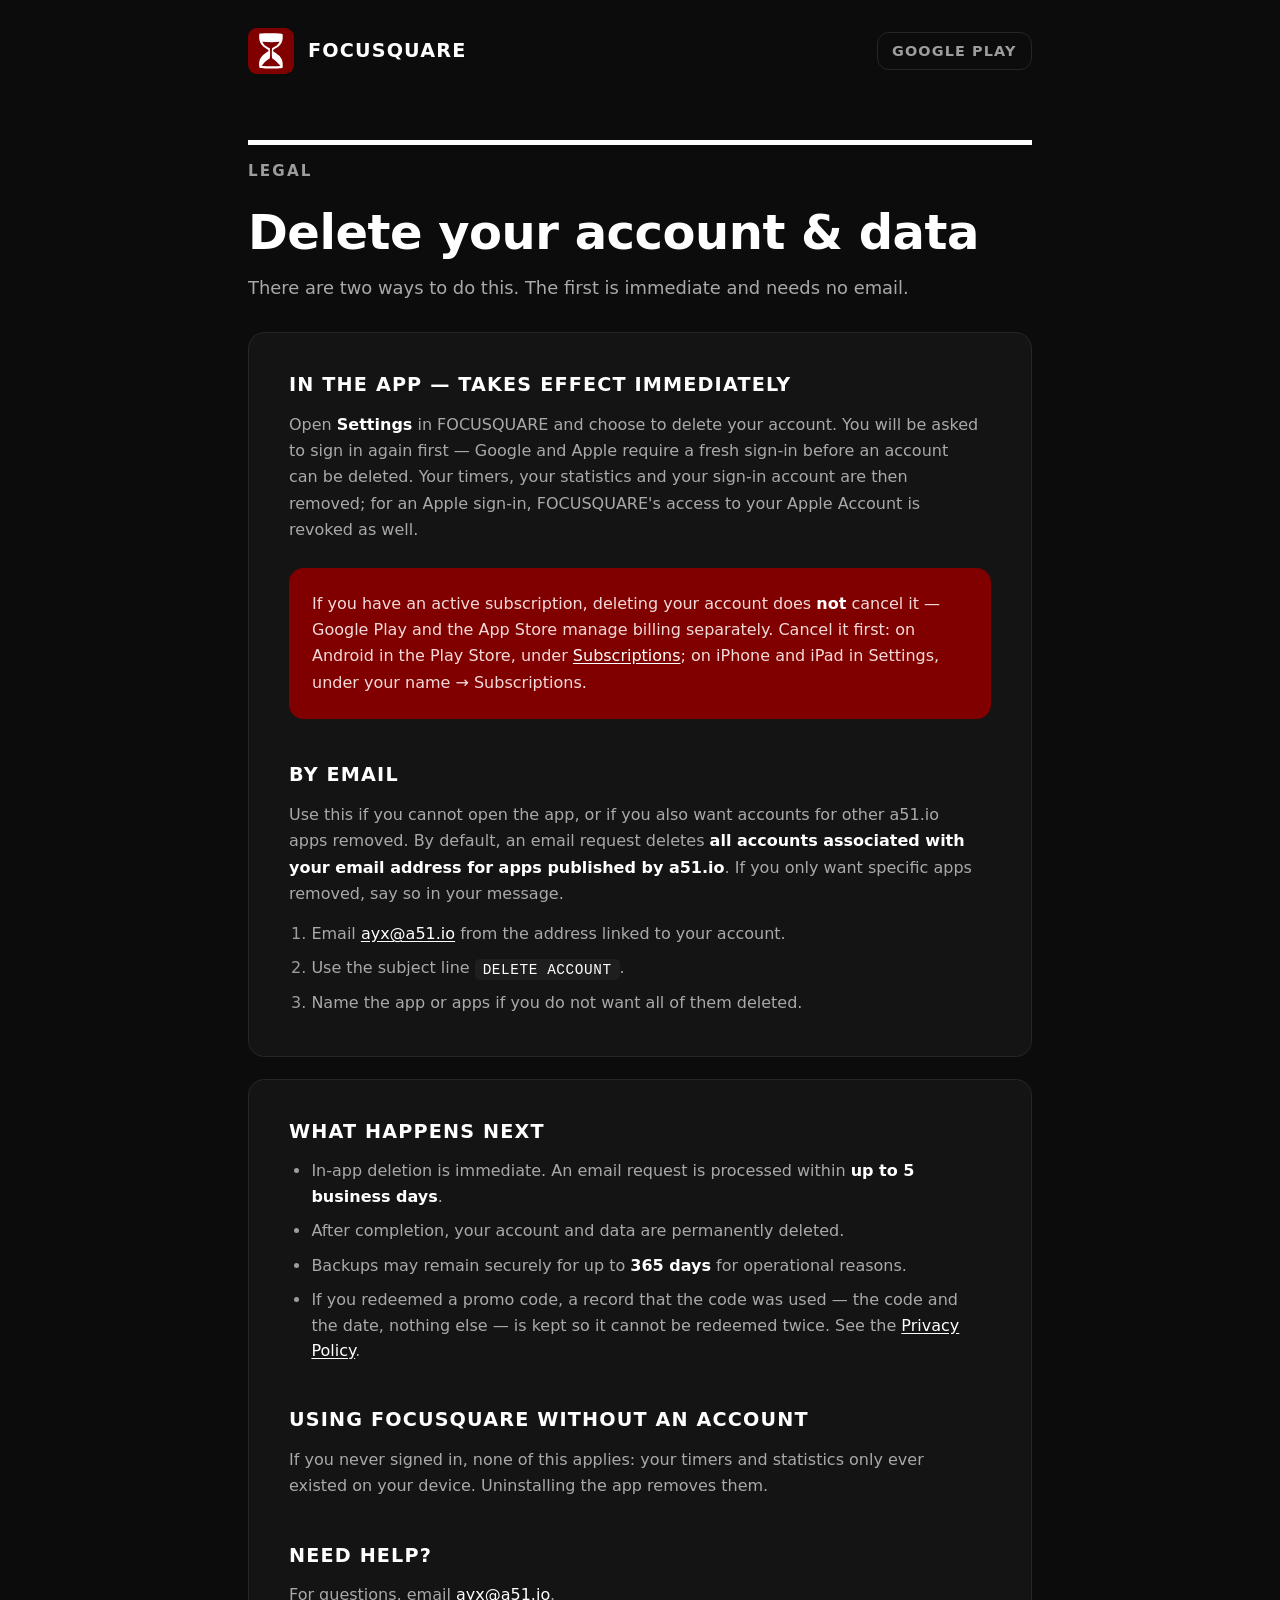
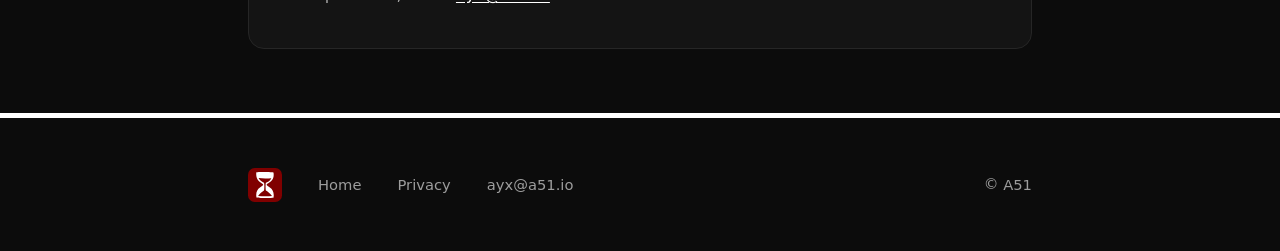
<file: FOCUSQUARE/data_deletion.html>
<!DOCTYPE html>
<html lang="en">
<head>
  <meta charset="UTF-8" />
  <meta name="viewport" content="width=device-width, initial-scale=1" />
  <title>Delete Your Account &amp; Data &middot; FOCUSQUARE</title>
  <meta name="description" content="How to delete your FOCUSQUARE account and data — in the app, or by email." />
  <link rel="icon" type="image/svg+xml" href="FOCUSQUARE.svg" />
  <link rel="stylesheet" href="legal.css" />
</head>
<body>

<header class="wrap top">
  <a class="home" href="index.html">
    <img src="FOCUSQUARE.svg" alt="" width="46" height="46" />
    <span class="name">FOCUSQUARE</span>
  </a>
  <a class="toplink" href="https://play.google.com/store/apps/details?id=io.a51.focusquare">Google&nbsp;Play</a>
</header>

<main class="wrap">

  <div class="pagehead">
    <p class="kicker">Legal</p>
    <h1>Delete your account &amp; data</h1>
    <p class="intro">There are two ways to do this. The first is immediate and
    needs no email.</p>
  </div>

  <section class="card">
    <h2>In the app — takes effect immediately</h2>
    <p>Open <strong>Settings</strong> in FOCUSQUARE and choose to delete your
    account. You will be asked to sign in again first — Google and Apple
    require a fresh sign-in before an account can be deleted. Your timers, your
    statistics and your sign-in account are then removed; for an Apple sign-in,
    FOCUSQUARE's access to your Apple Account is revoked as well.</p>
    <div class="note">
      <p>If you have an active subscription, deleting your account does
      <strong>not</strong> cancel it — Google Play and the App Store manage
      billing separately. Cancel it first: on Android in the Play Store, under
      <a href="https://play.google.com/store/account/subscriptions">Subscriptions</a>;
      on iPhone and iPad in Settings, under your name → Subscriptions.</p>
    </div>

    <h2>By email</h2>
    <p>Use this if you cannot open the app, or if you also want accounts for
    other a51.io apps removed. By default, an email request deletes
    <strong>all accounts associated with your email address for apps published
    by a51.io</strong>. If you only want specific apps removed, say so in your
    message.</p>
    <ol>
      <li>Email <a href="mailto:ayx@a51.io">ayx@a51.io</a> from the address
      linked to your account.</li>
      <li>Use the subject line <code>DELETE ACCOUNT</code>.</li>
      <li>Name the app or apps if you do not want all of them deleted.</li>
    </ol>
  </section>

  <section class="card">
    <h2>What happens next</h2>
    <ul>
      <li>In-app deletion is immediate. An email request is processed within
      <strong>up to 5 business days</strong>.</li>
      <li>After completion, your account and data are permanently deleted.</li>
      <li>Backups may remain securely for up to <strong>365 days</strong> for
      operational reasons.</li>
      <li>If you redeemed a promo code, a record that the code was used — the
      code and the date, nothing else — is kept so it cannot be redeemed twice.
      See the <a href="privacy.html">Privacy Policy</a>.</li>
    </ul>

    <h2>Using FOCUSQUARE without an account</h2>
    <p>If you never signed in, none of this applies: your timers and statistics
    only ever existed on your device. Uninstalling the app removes them.</p>

    <h2>Need help?</h2>
    <p>For questions, email <a href="mailto:ayx@a51.io">ayx@a51.io</a>.</p>
  </section>

</main>

<footer>
  <div class="wrap frow">
    <img src="FOCUSQUARE.svg" alt="FOCUSQUARE logo" width="34" height="34" />
    <a href="index.html">Home</a>
    <a href="privacy.html">Privacy</a>
    <a href="mailto:ayx@a51.io">ayx@a51.io</a>
    <span class="copy">&copy; <a href="https://a51.io">A51</a></span>
  </div>
</footer>

</body>
</html>
</file>
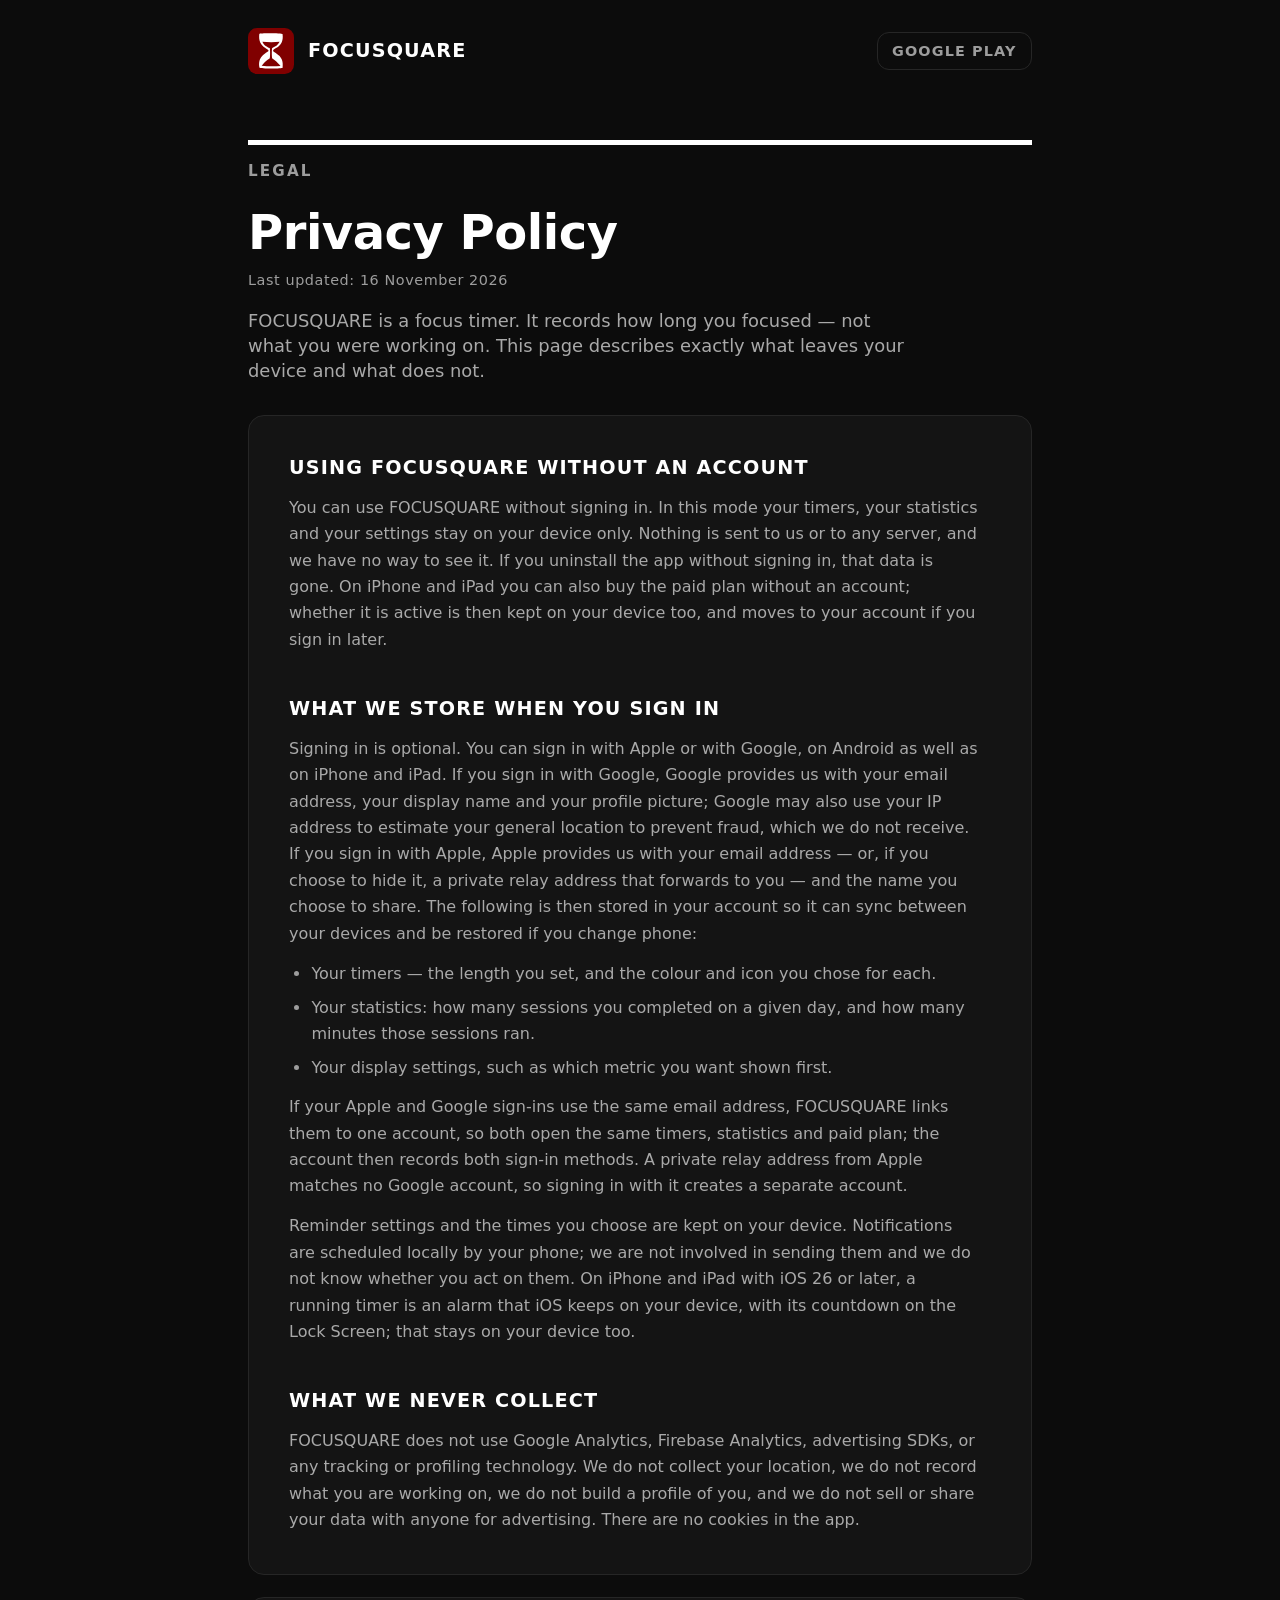
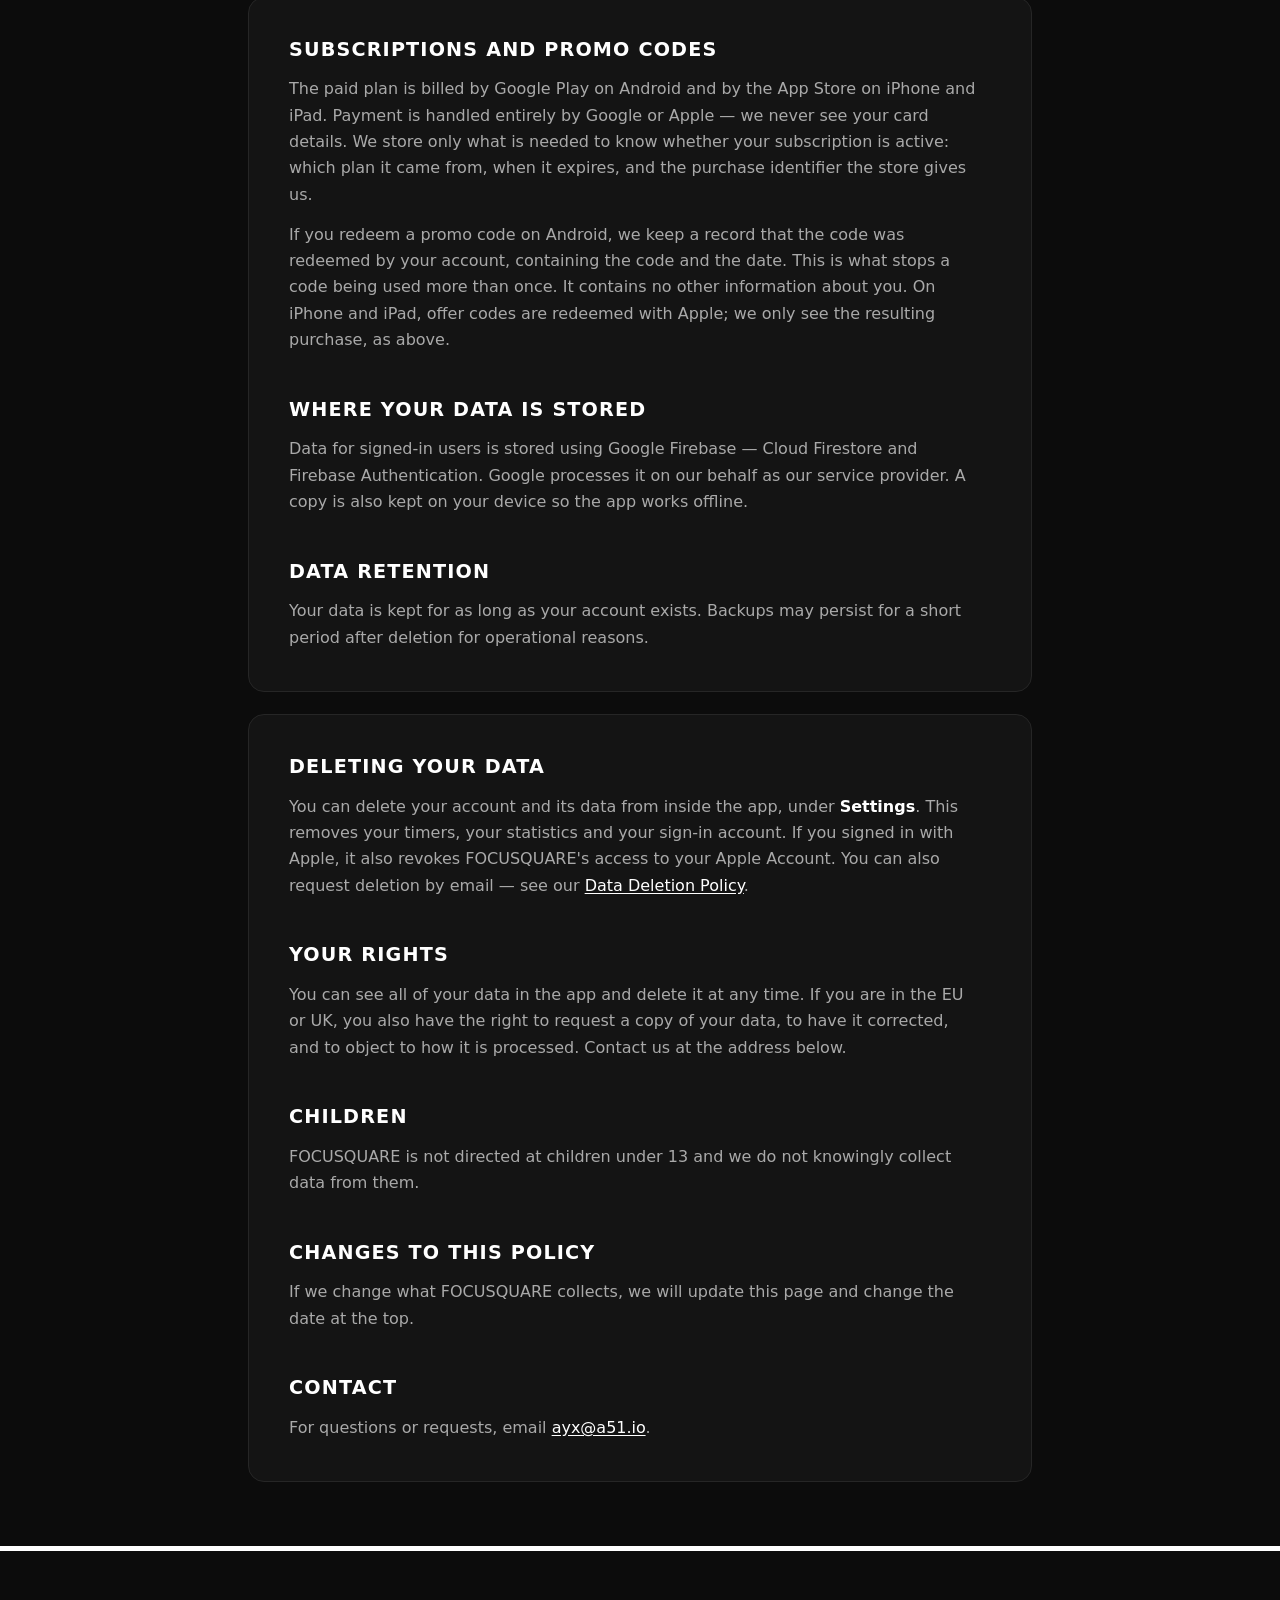
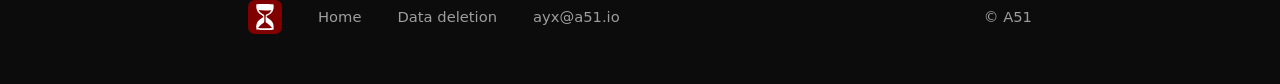
<file: FOCUSQUARE/privacy.html>
<!DOCTYPE html>
<html lang="en">
<head>
  <meta charset="UTF-8" />
  <meta name="viewport" content="width=device-width, initial-scale=1" />
  <title>Privacy Policy &middot; FOCUSQUARE</title>
  <meta name="description" content="What FOCUSQUARE stores, what never leaves your device, and how to delete your data." />
  <link rel="icon" type="image/svg+xml" href="FOCUSQUARE.svg" />
  <link rel="stylesheet" href="legal.css" />
</head>
<body>

<header class="wrap top">
  <a class="home" href="index.html">
    <img src="FOCUSQUARE.svg" alt="" width="46" height="46" />
    <span class="name">FOCUSQUARE</span>
  </a>
  <a class="toplink" href="https://play.google.com/store/apps/details?id=io.a51.focusquare">Google&nbsp;Play</a>
</header>

<main class="wrap">

  <div class="pagehead">
    <p class="kicker">Legal</p>
    <h1>Privacy Policy</h1>
    <p class="updated">Last updated: 16 November 2026</p>
    <p class="intro">FOCUSQUARE is a focus timer. It records how long you
    focused — not what you were working on. This page describes exactly what
    leaves your device and what does not.</p>
  </div>

  <section class="card">
    <h2>Using FOCUSQUARE without an account</h2>
    <p>You can use FOCUSQUARE without signing in. In this mode your timers,
    your statistics and your settings stay on your device only. Nothing is sent
    to us or to any server, and we have no way to see it. If you uninstall the
    app without signing in, that data is gone. On iPhone and iPad you can also
    buy the paid plan without an account; whether it is active is then kept on
    your device too, and moves to your account if you sign in later.</p>

    <h2>What we store when you sign in</h2>
    <p>Signing in is optional. You can sign in with Apple or with Google, on
    Android as well as on iPhone and iPad. If you sign in with Google, Google
    provides us with your email address, your display name and your profile
    picture; Google may also use your IP address to estimate your general
    location to prevent fraud, which we do not receive. If you sign in with
    Apple, Apple provides us with your email address — or, if you choose to
    hide it, a private relay address that forwards to you — and the name you
    choose to share. The following is then stored in your account so it can
    sync between your devices and be restored if you change phone:</p>
    <ul>
      <li>Your timers — the length you set, and the colour and icon you chose
      for each.</li>
      <li>Your statistics: how many sessions you completed on a given day, and
      how many minutes those sessions ran.</li>
      <li>Your display settings, such as which metric you want shown first.</li>
    </ul>
    <p>If your Apple and Google sign-ins use the same email address, FOCUSQUARE
    links them to one account, so both open the same timers, statistics and
    paid plan; the account then records both sign-in methods. A private relay
    address from Apple matches no Google account, so signing in with it creates
    a separate account.</p>
    <p>Reminder settings and the times you choose are kept on your device.
    Notifications are scheduled locally by your phone; we are not involved in
    sending them and we do not know whether you act on them. On iPhone and iPad
    with iOS 26 or later, a running timer is an alarm that iOS keeps on your
    device, with its countdown on the Lock Screen; that stays on your device
    too.</p>

    <h2>What we never collect</h2>
    <p>FOCUSQUARE does not use Google Analytics, Firebase Analytics, advertising
    SDKs, or any tracking or profiling technology. We do not collect your
    location, we do not record what you are working on, we do not build a
    profile of you, and we do not sell or share your data with anyone for
    advertising. There are no cookies in the app.</p>
  </section>

  <section class="card">
    <h2>Subscriptions and promo codes</h2>
    <p>The paid plan is billed by Google Play on Android and by the App Store
    on iPhone and iPad. Payment is handled entirely by Google or Apple — we
    never see your card details. We store only what is needed to know whether
    your subscription is active: which plan it came from, when it expires, and
    the purchase identifier the store gives us.</p>
    <p>If you redeem a promo code on Android, we keep a record that the code was
    redeemed by your account, containing the code and the date. This is what
    stops a code being used more than once. It contains no other information
    about you. On iPhone and iPad, offer codes are redeemed with Apple; we only
    see the resulting purchase, as above.</p>

    <h2>Where your data is stored</h2>
    <p>Data for signed-in users is stored using Google Firebase — Cloud
    Firestore and Firebase Authentication. Google processes it on our behalf as
    our service provider. A copy is also kept on your device so the app works
    offline.</p>

    <h2>Data retention</h2>
    <p>Your data is kept for as long as your account exists. Backups may persist
    for a short period after deletion for operational reasons.</p>
  </section>

  <section class="card">
    <h2>Deleting your data</h2>
    <p>You can delete your account and its data from inside the app, under
    <strong>Settings</strong>. This removes your timers, your statistics and
    your sign-in account. If you signed in with Apple, it also revokes
    FOCUSQUARE's access to your Apple Account. You can also request deletion by
    email — see our <a href="data_deletion.html">Data Deletion Policy</a>.</p>

    <h2>Your rights</h2>
    <p>You can see all of your data in the app and delete it at any time. If you
    are in the EU or UK, you also have the right to request a copy of your data,
    to have it corrected, and to object to how it is processed. Contact us at
    the address below.</p>

    <h2>Children</h2>
    <p>FOCUSQUARE is not directed at children under 13 and we do not knowingly
    collect data from them.</p>

    <h2>Changes to this policy</h2>
    <p>If we change what FOCUSQUARE collects, we will update this page and
    change the date at the top.</p>

    <h2>Contact</h2>
    <p>For questions or requests, email
    <a href="mailto:ayx@a51.io">ayx@a51.io</a>.</p>
  </section>

</main>

<footer>
  <div class="wrap frow">
    <img src="FOCUSQUARE.svg" alt="FOCUSQUARE logo" width="34" height="34" />
    <a href="index.html">Home</a>
    <a href="data_deletion.html">Data deletion</a>
    <a href="mailto:ayx@a51.io">ayx@a51.io</a>
    <span class="copy">&copy; <a href="https://a51.io">A51</a></span>
  </div>
</footer>

</body>
</html>
</file>
<file: FOCUSQUARE/legal.css>
/* Shared styles for the FOCUSQUARE legal pages (privacy, data deletion).
   Tokens, type and chrome are lifted from index.html so the subpages read as
   part of the same site — including the signature 5px white rules. Kept in one
   file, linked from both pages, so they cannot drift apart again. */

:root{
  --bg:#0C0C0C;
  --maroon:#800000;
  --red:#B71C1C;
  --white:#FFFFFF;
  --gray:#9D9D9D;
  --prose:#A9A9A9;
  --line:#262626;
  --panel:#141414;
}

*{margin:0;padding:0;box-sizing:border-box}
html{scroll-behavior:smooth}
@media (prefers-reduced-motion:reduce){html{scroll-behavior:auto}}
html,body{overflow-x:hidden;overflow-x:clip}

body{
  background:var(--bg);
  color:var(--white);
  font-family:-apple-system,"Segoe UI",system-ui,Roboto,"Helvetica Neue",Arial,sans-serif;
  line-height:1.4;
  -webkit-font-smoothing:antialiased;
}

img{display:block;max-width:100%;height:auto}
a{color:inherit}
a:focus-visible{outline:3px solid var(--white);outline-offset:3px;border-radius:4px}

/* Narrower than the landing page's 1240px: this is continuous prose, and a
   readable measure matters more here than a wide layout. */
.wrap{max-width:880px;margin-inline:auto;padding-inline:clamp(20px,5vw,48px)}

/* ---------- header ---------- */
.top{display:flex;align-items:center;gap:14px;padding-block:clamp(16px,2.5vw,28px)}
.top img{width:clamp(38px,4vw,46px);height:auto}
.top .home{display:flex;align-items:center;gap:14px;text-decoration:none;color:inherit}
.top .name{font-weight:900;letter-spacing:.06em;font-size:clamp(1rem,2vw,1.2rem)}
.top .toplink{
  margin-left:auto;color:var(--gray);text-decoration:none;font-weight:700;
  font-size:.9rem;letter-spacing:.08em;text-transform:uppercase;
  border:1px solid var(--line);border-radius:12px;padding:.55em 1em;white-space:nowrap;
}
.top .toplink:hover{color:var(--white);border-color:var(--white)}

/* ---------- page head ---------- */
.pagehead{padding-block:clamp(20px,3vw,40px) clamp(20px,3vw,32px)}
.kicker{
  border-top:5px solid var(--white);padding-top:16px;
  font-weight:900;text-transform:uppercase;letter-spacing:.14em;
  font-size:clamp(.8rem,1.3vw,.95rem);color:var(--gray);
}
.pagehead h1{
  margin-top:.5em;
  font-size:clamp(1.9rem,4.6vw,3rem);font-weight:900;letter-spacing:-.01em;line-height:1.05;
}
.pagehead .updated{margin-top:.9em;color:var(--gray);font-size:.9rem;letter-spacing:.04em}
.pagehead .intro{margin-top:1em;color:var(--prose);font-size:clamp(1rem,1.5vw,1.12rem);max-width:58ch}

/* ---------- content ---------- */
.card{
  background:var(--panel);border:1px solid var(--line);border-radius:16px;
  padding:clamp(22px,4vw,40px);
  margin-bottom:clamp(14px,2.2vw,22px);
}
.card h2{
  font-size:clamp(1rem,1.9vw,1.2rem);font-weight:900;
  text-transform:uppercase;letter-spacing:.06em;line-height:1.3;
  margin-top:2.3em;
}
.card > h2:first-child{margin-top:0}
.card p{color:var(--prose);margin-top:.85em;max-width:68ch;line-height:1.65}
.card ul,.card ol{color:var(--prose);margin-top:.85em;padding-left:1.4em;max-width:68ch}
.card li{margin-top:.55em;line-height:1.6}
.card li::marker{color:var(--gray)}
.card strong{color:var(--white);font-weight:700}
.card a{color:var(--white);text-decoration:underline;text-underline-offset:2px}
.card a:hover{color:var(--gray)}

/* Callout. Solid maroon — the design uses flat colour throughout. */
.note{
  background:var(--maroon);
  border:1px solid var(--maroon);border-radius:14px;
  padding:clamp(16px,2.4vw,22px);margin-top:1.5em;
}
.note p{margin-top:0;color:#F3DADA}
.note strong{color:var(--white)}
.note a{color:var(--white)}
.note p + p{margin-top:.7em}

code{
  background:#1E1E1E;color:var(--white);
  padding:.18em .55em;border-radius:5px;font-size:.9em;letter-spacing:.04em;
  font-family:ui-monospace,SFMono-Regular,Menlo,Consolas,monospace;
}

/* ---------- footer ---------- */
footer{
  border-top:5px solid var(--white);padding-block:clamp(28px,4vw,48px);
  margin-top:clamp(30px,5vw,70px);
}
footer .frow{display:flex;flex-wrap:wrap;align-items:center;gap:18px clamp(20px,3vw,36px)}
footer img{width:34px;height:auto}
footer a{color:var(--gray);text-decoration:none;font-size:.92rem;display:inline-block;padding-block:.55em}
footer a:hover{color:var(--white);text-decoration:underline}
footer .copy{margin-left:auto;color:var(--gray);font-size:.92rem}

@media (max-width:560px){
  footer .copy{margin-left:0;width:100%}
}
</file>
